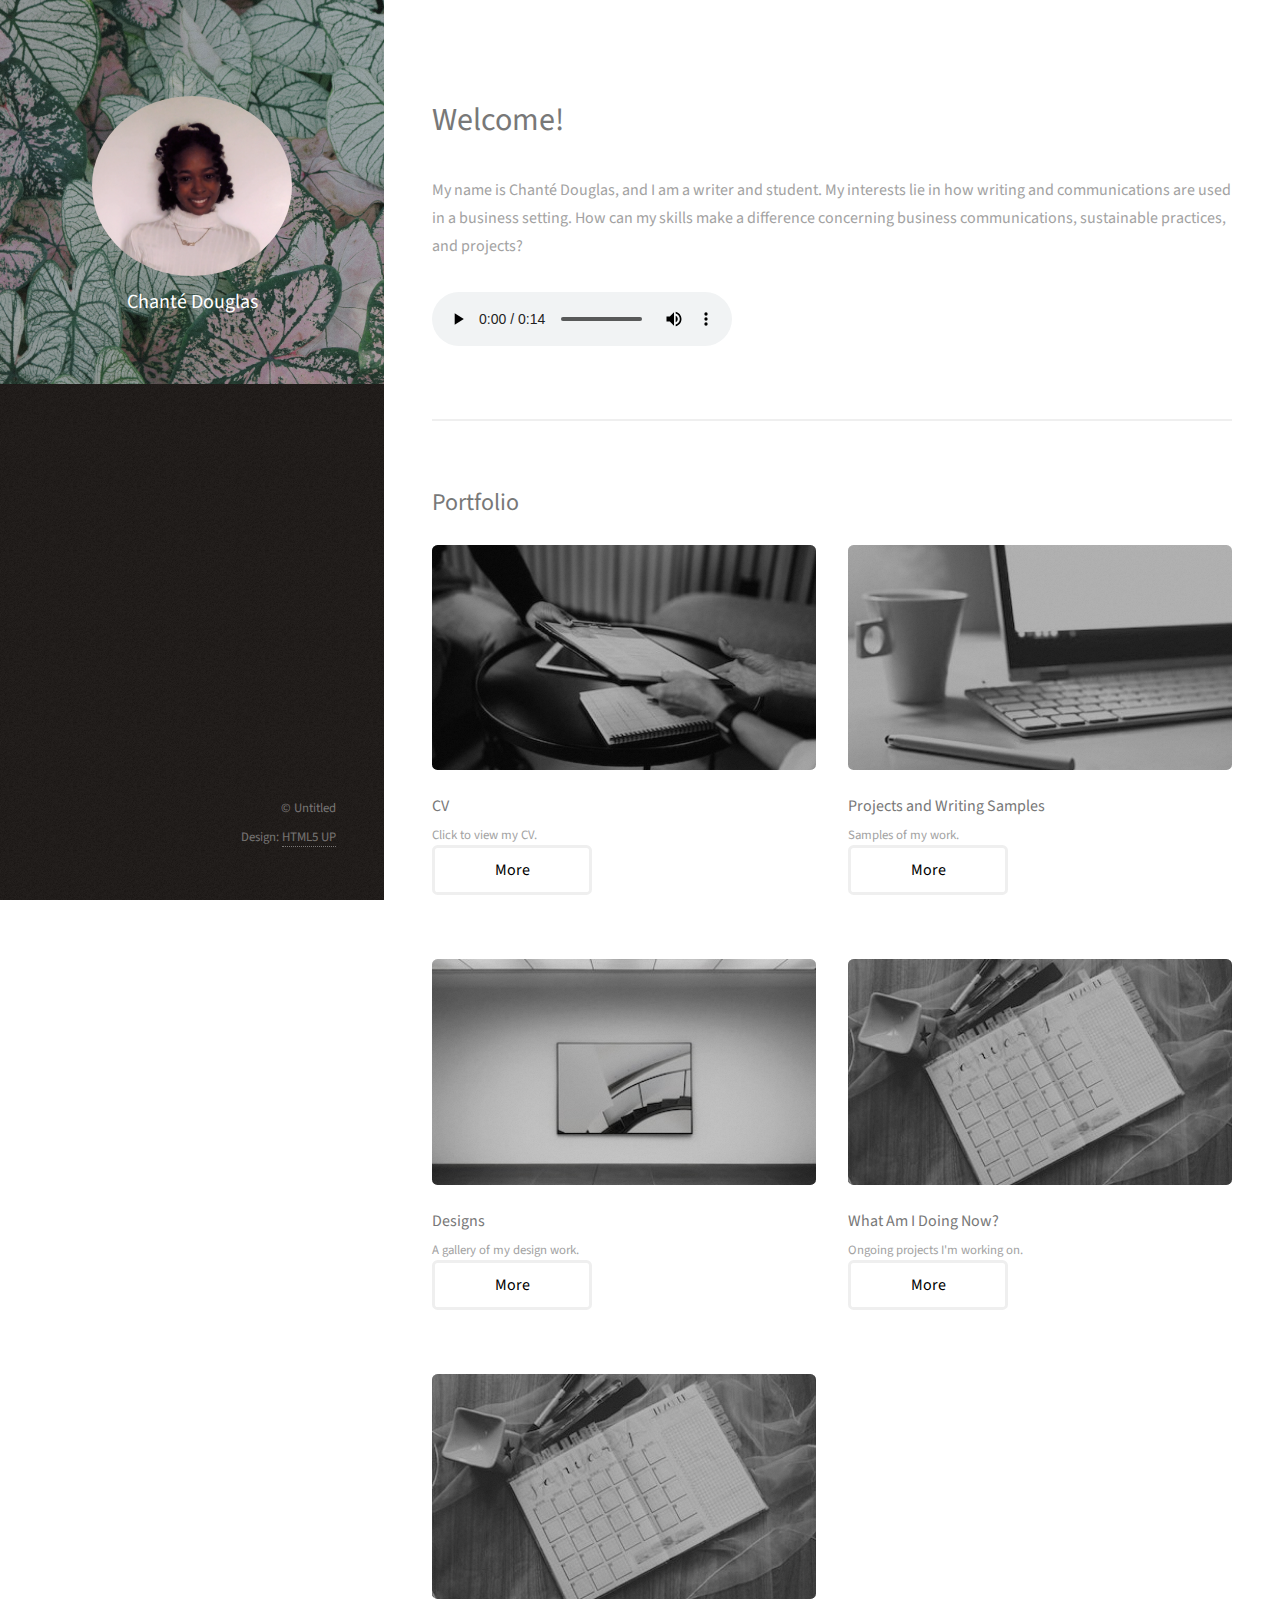
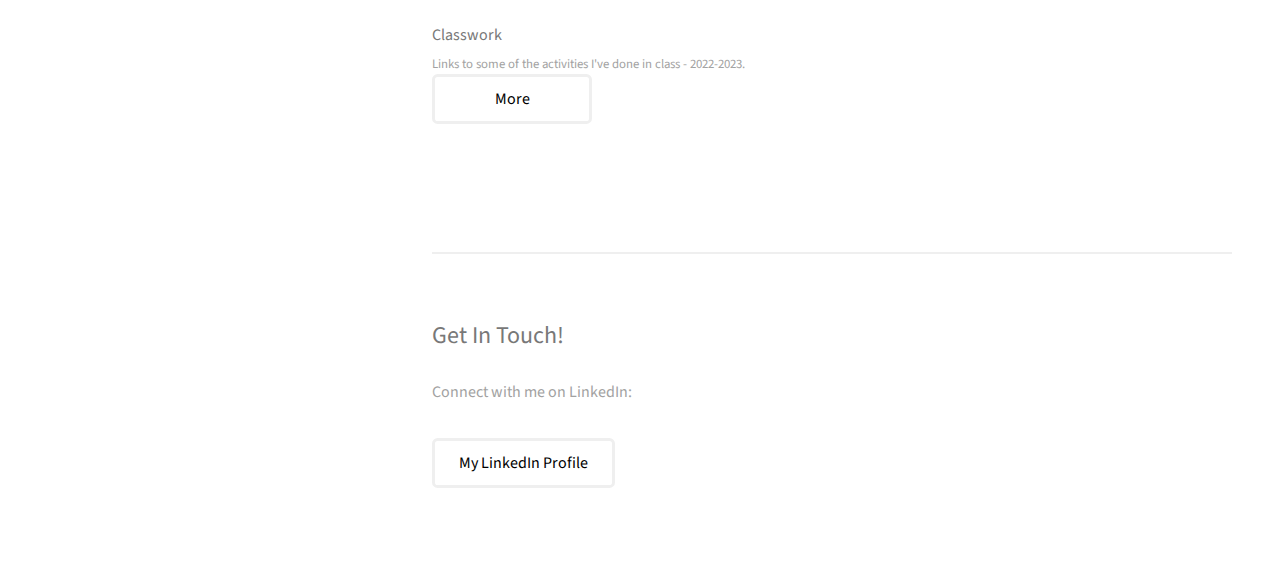
<file: index.html>
<!DOCTYPE HTML>
<!--
Chanté Dougas
html5up.net | @ajlkn
	Free for personal and commercial use under the CCA 3.0 license (html5up.net/license)
-->
<html>
	<head>
		<title>Chanté Douglas - HOME</title>
		<meta charset="utf-8" />
		<meta name="viewport" content="width=device-width, initial-scale=1, user-scalable=no" />
		<link rel="stylesheet" href="assets/css/main.css" />
        
        <style> img { border-radius: 50%; 
        }
            
            div.a {
  text-align: center;
}
        </style>
        
	</head>
	<body class="is-preload">

		<!-- Header -->
			<header id="header">
				<div class="inner">
                    
                    <div class="a">
                    <img src="images/me2.png" alt="me" width="220" height="180" style="width:200px">
                    </div>
                       
                    <div class="a">
                    <h1><strong>Chanté Douglas
                    </strong>
                    </h1>
                    </div>
                    
                
                    
                    <p></p>
				</div>
			</header>

		<!-- Main -->
			<div id="main">

				<!-- One -->
					<section id="one">
						<header class="major">
							<h2>Welcome!<br />
							</h2>
						</header>
						<p>
                            My name is Chanté Douglas, and I am a writer and student. My interests lie in how writing and communications are used in a business setting. How can my skills make a difference concerning business communications, sustainable practices, and projects?</p>
                        <audio controls>
                            <source src="intro.mp3" type="audio/ogg">
                            <source src="intro.mp3" type="audio/mpeg">
                        </audio>
						
					</section>

				<!-- Two -->
					<section id="two">
						<h2>Portfolio</h2>
						<div class="row">
							<article class="col-6 col-12-xsmall work-item">
								<a href="images/thumbs/resume.jpeg" class="image fit thumb"><img src="images/thumbs/resume.jpeg" alt="" /></a>
								<h3>CV</h3>
								<p>Click to view my CV.</p>
                                <ul class="actions">
							<li><a href="cv.html" target="_blank" class="button">More</a></li>
						</ul>
                                
							</article>
							<article class="col-6 col-12-xsmall work-item">
								<a href="images/thumbs/writings.jpeg" class="image fit thumb"><img src="images/thumbs/writings.jpeg" alt="" /></a>
								<h3>Projects and Writing Samples</h3>
                                <p>Samples of my work.</p>
                                <ul class="actions">
                                <li><a
                                href="writing.html"target="_blank"class="button">More</a></li>
                                </ul>
							</article>
                            
							<article class="col-6 col-12-xsmall work-item">
								<a href="images/thumbs/ds.jpg" class="image fit thumb"><img src="images/thumbs/ds.jpg" alt="" /></a>
								<h3>Designs</h3>
								<p>A gallery of my design work.</p>
                                <ul class="actions">
                                <li><a
                                href="designs.html"target="_blank"class="button">More</a></li>
                                </ul>
							</article>
                            
                            <article class="col-6 col-12-xsmall work-item">
								<a href="images/thumbs/schedule.jpeg" class="image fit thumb"><img src="images/thumbs/schedule.jpeg" alt="" /></a>
								<h3>What Am I Doing Now?</h3>
								<p>Ongoing projects I'm working on.<p>
                                <ul class="actions">
                                <li><a
                                href="doingnow.html"target="_blank"class="button">More</a></li>
                                </ul>
							</article>
                            
                            <article class="col-6 col-12-xsmall work-item">
								<a href="images/thumbs/schedule.jpeg" class="image fit thumb"><img src="images/thumbs/schedule.jpeg" alt="" /></a>
								<h3>Classwork</h3>
								<p>Links to some of the activities I've done in class - 2022-2023.<p>
                                <ul class="actions">
                                <li><a
                                href="class.html"target="_blank"class="button">More</a></li>
                                </ul>
							</article>
				
                            </section>
	
                            
						

				<!-- Three -->
					<section id="three">
						<h2>Get In Touch!</h2>
						<p>Connect with me on LinkedIn:</p>
                        <ul class="actions">
                                <li><a
                                href="https://www.linkedin.com/in/chante-douglas-a260871a3/"target="_blank"class="button">My LinkedIn Profile</a></li>
						
					</section>

				<!-- Four -->
				<!--
					<section id="four">
						<h2>Elements</h2>

						<section>
							<h4>Text</h4>
							<p>This is <b>bold</b> and this is <strong>strong</strong>. This is <i>italic</i> and this is <em>emphasized</em>.
							This is <sup>superscript</sup> text and this is <sub>subscript</sub> text.
							This is <u>underlined</u> and this is code: <code>for (;;) { ... }</code>. Finally, <a href="#">this is a link</a>.</p>
							<hr />
							<header>
								<h4>Heading with a Subtitle</h4>
								<p>Lorem ipsum dolor sit amet nullam id egestas urna aliquam</p>
							</header>
							<p>Nunc lacinia ante nunc ac lobortis. Interdum adipiscing gravida odio porttitor sem non mi integer non faucibus ornare mi ut ante amet placerat aliquet. Volutpat eu sed ante lacinia sapien lorem accumsan varius montes viverra nibh in adipiscing blandit tempus accumsan.</p>
							<header>
								<h5>Heading with a Subtitle</h5>
								<p>Lorem ipsum dolor sit amet nullam id egestas urna aliquam</p>
							</header>
							<p>Nunc lacinia ante nunc ac lobortis. Interdum adipiscing gravida odio porttitor sem non mi integer non faucibus ornare mi ut ante amet placerat aliquet. Volutpat eu sed ante lacinia sapien lorem accumsan varius montes viverra nibh in adipiscing blandit tempus accumsan.</p>
							<hr />
							<h2>Heading Level 2</h2>
							<h3>Heading Level 3</h3>
							<h4>Heading Level 4</h4>
							<h5>Heading Level 5</h5>
							<h6>Heading Level 6</h6>
							<hr />
							<h5>Blockquote</h5>
							<blockquote>Fringilla nisl. Donec accumsan interdum nisi, quis tincidunt felis sagittis eget tempus euismod. Vestibulum ante ipsum primis in faucibus vestibulum. Blandit adipiscing eu felis iaculis volutpat ac adipiscing accumsan faucibus. Vestibulum ante ipsum primis in faucibus lorem ipsum dolor sit amet nullam adipiscing eu felis.</blockquote>
							<h5>Preformatted</h5>
							<pre><code>i = 0;

while (!deck.isInOrder()) {
print 'Iteration ' + i;
deck.shuffle();
i++;
}

print 'It took ' + i + ' iterations to sort the deck.';</code></pre>
						</section>

						<section>
							<h4>Lists</h4>
							<div class="row">
								<div class="col-6 col-12-xsmall">
									<h5>Unordered</h5>
									<ul>
										<li>Dolor pulvinar etiam magna etiam.</li>
										<li>Sagittis adipiscing lorem eleifend.</li>
										<li>Felis enim feugiat dolore viverra.</li>
									</ul>
									<h5>Alternate</h5>
									<ul class="alt">
										<li>Dolor pulvinar etiam magna etiam.</li>
										<li>Sagittis adipiscing lorem eleifend.</li>
										<li>Felis enim feugiat dolore viverra.</li>
									</ul>
								</div>
								<div class="col-6 col-12-xsmall">
									<h5>Ordered</h5>
									<ol>
										<li>Dolor pulvinar etiam magna etiam.</li>
										<li>Etiam vel felis at lorem sed viverra.</li>
										<li>Felis enim feugiat dolore viverra.</li>
										<li>Dolor pulvinar etiam magna etiam.</li>
										<li>Etiam vel felis at lorem sed viverra.</li>
										<li>Felis enim feugiat dolore viverra.</li>
									</ol>
									<h5>Icons</h5>
									<ul class="icons">
										<li><a href="#" class="icon brands fa-twitter"><span class="label">Twitter</span></a></li>
										<li><a href="#" class="icon brands fa-facebook-f"><span class="label">Facebook</span></a></li>
										<li><a href="#" class="icon brands fa-instagram"><span class="label">Instagram</span></a></li>
										<li><a href="#" class="icon brands fa-github"><span class="label">Github</span></a></li>
										<li><a href="#" class="icon brands fa-dribbble"><span class="label">Dribbble</span></a></li>
										<li><a href="#" class="icon brands fa-tumblr"><span class="label">Tumblr</span></a></li>
									</ul>
								</div>
							</div>
							<h5>Actions</h5>
							<ul class="actions">
								<li><a href="#" class="button primary">Default</a></li>
								<li><a href="#" class="button">Default</a></li>
							</ul>
							<ul class="actions small">
								<li><a href="#" class="button primary small">Small</a></li>
								<li><a href="#" class="button small">Small</a></li>
							</ul>
							<div class="row">
								<div class="col-6 col-12-small">
									<ul class="actions stacked">
										<li><a href="#" class="button primary">Default</a></li>
										<li><a href="#" class="button">Default</a></li>
									</ul>
								</div>
								<div class="col-6 col-12-small">
									<ul class="actions stacked">
										<li><a href="#" class="button primary small">Small</a></li>
										<li><a href="#" class="button small">Small</a></li>
									</ul>
								</div>
								<div class="col-6 col-12-small">
									<ul class="actions stacked">
										<li><a href="#" class="button primary fit">Default</a></li>
										<li><a href="#" class="button fit">Default</a></li>
									</ul>
								</div>
								<div class="col-6 col-12-small">
									<ul class="actions stacked">
										<li><a href="#" class="button primary small fit">Small</a></li>
										<li><a href="#" class="button small fit">Small</a></li>
									</ul>
								</div>
							</div>
						</section>

						<section>
							<h4>Table</h4>
							<h5>Default</h5>
							<div class="table-wrapper">
								<table>
									<thead>
										<tr>
											<th>Name</th>
											<th>Description</th>
											<th>Price</th>
										</tr>
									</thead>
									<tbody>
										<tr>
											<td>Item One</td>
											<td>Ante turpis integer aliquet porttitor.</td>
											<td>29.99</td>
										</tr>
										<tr>
											<td>Item Two</td>
											<td>Vis ac commodo adipiscing arcu aliquet.</td>
											<td>19.99</td>
										</tr>
										<tr>
											<td>Item Three</td>
											<td> Morbi faucibus arcu accumsan lorem.</td>
											<td>29.99</td>
										</tr>
										<tr>
											<td>Item Four</td>
											<td>Vitae integer tempus condimentum.</td>
											<td>19.99</td>
										</tr>
										<tr>
											<td>Item Five</td>
											<td>Ante turpis integer aliquet porttitor.</td>
											<td>29.99</td>
										</tr>
									</tbody>
									<tfoot>
										<tr>
											<td colspan="2"></td>
											<td>100.00</td>
										</tr>
									</tfoot>
								</table>
							</div>

							<h5>Alternate</h5>
							<div class="table-wrapper">
								<table class="alt">
									<thead>
										<tr>
											<th>Name</th>
											<th>Description</th>
											<th>Price</th>
										</tr>
									</thead>
									<tbody>
										<tr>
											<td>Item One</td>
											<td>Ante turpis integer aliquet porttitor.</td>
											<td>29.99</td>
										</tr>
										<tr>
											<td>Item Two</td>
											<td>Vis ac commodo adipiscing arcu aliquet.</td>
											<td>19.99</td>
										</tr>
										<tr>
											<td>Item Three</td>
											<td> Morbi faucibus arcu accumsan lorem.</td>
											<td>29.99</td>
										</tr>
										<tr>
											<td>Item Four</td>
											<td>Vitae integer tempus condimentum.</td>
											<td>19.99</td>
										</tr>
										<tr>
											<td>Item Five</td>
											<td>Ante turpis integer aliquet porttitor.</td>
											<td>29.99</td>
										</tr>
									</tbody>
									<tfoot>
										<tr>
											<td colspan="2"></td>
											<td>100.00</td>
										</tr>
									</tfoot>
								</table>
							</div>
						</section>

						<section>
							<h4>Buttons</h4>
							<ul class="actions">
								<li><a href="#" class="button primary">Primary</a></li>
								<li><a href="#" class="button">Default</a></li>
							</ul>
							<ul class="actions">
								<li><a href="#" class="button large">Large</a></li>
								<li><a href="#" class="button">Default</a></li>
								<li><a href="#" class="button small">Small</a></li>
							</ul>
							<ul class="actions fit">
								<li><a href="#" class="button primary fit">Fit</a></li>
								<li><a href="#" class="button fit">Fit</a></li>
							</ul>
							<ul class="actions fit small">
								<li><a href="#" class="button primary fit small">Fit + Small</a></li>
								<li><a href="#" class="button fit small">Fit + Small</a></li>
							</ul>
							<ul class="actions">
								<li><a href="#" class="button primary icon solid fa-download">Icon</a></li>
								<li><a href="#" class="button icon solid fa-download">Icon</a></li>
							</ul>
							<ul class="actions">
								<li><span class="button primary disabled">Primary</span></li>
								<li><span class="button disabled">Default</span></li>
							</ul>
						</section>

						<section>
							<h4>Form</h4>
							<form method="post" action="#">
								<div class="row gtr-uniform gtr-50">
									<div class="col-6 col-12-xsmall">
										<input type="text" name="demo-name" id="demo-name" value="" placeholder="Name" />
									</div>
									<div class="col-6 col-12-xsmall">
										<input type="email" name="demo-email" id="demo-email" value="" placeholder="Email" />
									</div>
									<div class="col-12">
										<select name="demo-category" id="demo-category">
											<option value="">- Category -</option>
											<option value="1">Manufacturing</option>
											<option value="1">Shipping</option>
											<option value="1">Administration</option>
											<option value="1">Human Resources</option>
										</select>
									</div>
									<div class="col-4 col-12-small">
										<input type="radio" id="demo-priority-low" name="demo-priority" checked>
										<label for="demo-priority-low">Low Priority</label>
									</div>
									<div class="col-4 col-12-small">
										<input type="radio" id="demo-priority-normal" name="demo-priority">
										<label for="demo-priority-normal">Normal Priority</label>
									</div>
									<div class="col-4 col-12-small">
										<input type="radio" id="demo-priority-high" name="demo-priority">
										<label for="demo-priority-high">High Priority</label>
									</div>
									<div class="col-6 col-12-small">
										<input type="checkbox" id="demo-copy" name="demo-copy">
										<label for="demo-copy">Email me a copy of this message</label>
									</div>
									<div class="col-6 col-12-small">
										<input type="checkbox" id="demo-human" name="demo-human" checked>
										<label for="demo-human">I am a human and not a robot</label>
									</div>
									<div class="col-12">
										<textarea name="demo-message" id="demo-message" placeholder="Enter your message" rows="6"></textarea>
									</div>
									<div class="col-12">
										<ul class="actions">
											<li><input type="submit" value="Send Message" class="primary" /></li>
											<li><input type="reset" value="Reset" /></li>
										</ul>
									</div>
								</div>
							</form>
						</section>

						<section>
							<h4>Image</h4>
							<h5>Fit</h5>
							<div class="box alt">
								<div class="row gtr-50 gtr-uniform">
									<div class="col-12"><span class="image fit"><img src="images/fulls/05.jpg" alt="" /></span></div>
									<div class="col-4"><span class="image fit"><img src="images/thumbs/01.jpg" alt="" /></span></div>
									<div class="col-4"><span class="image fit"><img src="images/thumbs/02.jpg" alt="" /></span></div>
									<div class="col-4"><span class="image fit"><img src="images/thumbs/03.jpg" alt="" /></span></div>
									<div class="col-4"><span class="image fit"><img src="images/thumbs/04.jpg" alt="" /></span></div>
									<div class="col-4"><span class="image fit"><img src="images/thumbs/05.jpg" alt="" /></span></div>
									<div class="col-4"><span class="image fit"><img src="images/thumbs/06.jpg" alt="" /></span></div>
									<div class="col-4"><span class="image fit"><img src="images/thumbs/03.jpg" alt="" /></span></div>
									<div class="col-4"><span class="image fit"><img src="images/thumbs/02.jpg" alt="" /></span></div>
									<div class="col-4"><span class="image fit"><img src="images/thumbs/01.jpg" alt="" /></span></div>
								</div>
							</div>
							<h5>Left &amp; Right</h5>
							<p><span class="image left"><img src="images/avatar.jpg" alt="" /></span>Fringilla nisl. Donec accumsan interdum nisi, quis tincidunt felis sagittis eget. tempus euismod. Vestibulum ante ipsum primis in faucibus vestibulum. Blandit adipiscing eu felis iaculis volutpat ac adipiscing accumsan eu faucibus. Integer ac pellentesque praesent tincidunt felis sagittis eget. tempus euismod. Vestibulum ante ipsum primis in faucibus vestibulum. Blandit adipiscing eu felis iaculis volutpat ac adipiscing accumsan eu faucibus. Integer ac pellentesque praesent. Donec accumsan interdum nisi, quis tincidunt felis sagittis eget. tempus euismod. Vestibulum ante ipsum primis in faucibus vestibulum. Blandit adipiscing eu felis iaculis volutpat ac adipiscing accumsan eu faucibus. Integer ac pellentesque praesent tincidunt felis sagittis eget. tempus euismod. Vestibulum ante ipsum primis in faucibus vestibulum. Blandit adipiscing eu felis iaculis volutpat ac adipiscing accumsan eu faucibus. Integer ac pellentesque praesent.</p>
							<p><span class="image right"><img src="images/avatar.jpg" alt="" /></span>Fringilla nisl. Donec accumsan interdum nisi, quis tincidunt felis sagittis eget. tempus euismod. Vestibulum ante ipsum primis in faucibus vestibulum. Blandit adipiscing eu felis iaculis volutpat ac adipiscing accumsan eu faucibus. Integer ac pellentesque praesent tincidunt felis sagittis eget. tempus euismod. Vestibulum ante ipsum primis in faucibus vestibulum. Blandit adipiscing eu felis iaculis volutpat ac adipiscing accumsan eu faucibus. Integer ac pellentesque praesent. Donec accumsan interdum nisi, quis tincidunt felis sagittis eget. tempus euismod. Vestibulum ante ipsum primis in faucibus vestibulum. Blandit adipiscing eu felis iaculis volutpat ac adipiscing accumsan eu faucibus. Integer ac pellentesque praesent tincidunt felis sagittis eget. tempus euismod. Vestibulum ante ipsum primis in faucibus vestibulum. Blandit adipiscing eu felis iaculis volutpat ac adipiscing accumsan eu faucibus. Integer ac pellentesque praesent.</p>
						</section>

					</section>
				-->

			</div>

		<!-- Footer -->
			<footer id="footer">
				<div class="inner">
					
					<ul class="copyright">
						<li>&copy; Untitled</li><li>Design: <a href="http://html5up.net">HTML5 UP</a></li>
					</ul>
				</div>
			</footer>

		<!-- Scripts -->
			<script src="assets/js/jquery.min.js"></script>
			<script src="assets/js/jquery.poptrox.min.js"></script>
			<script src="assets/js/browser.min.js"></script>
			<script src="assets/js/breakpoints.min.js"></script>
			<script src="assets/js/util.js"></script>
			<script src="assets/js/main.js"></script>

	</body>
</html>
</file>
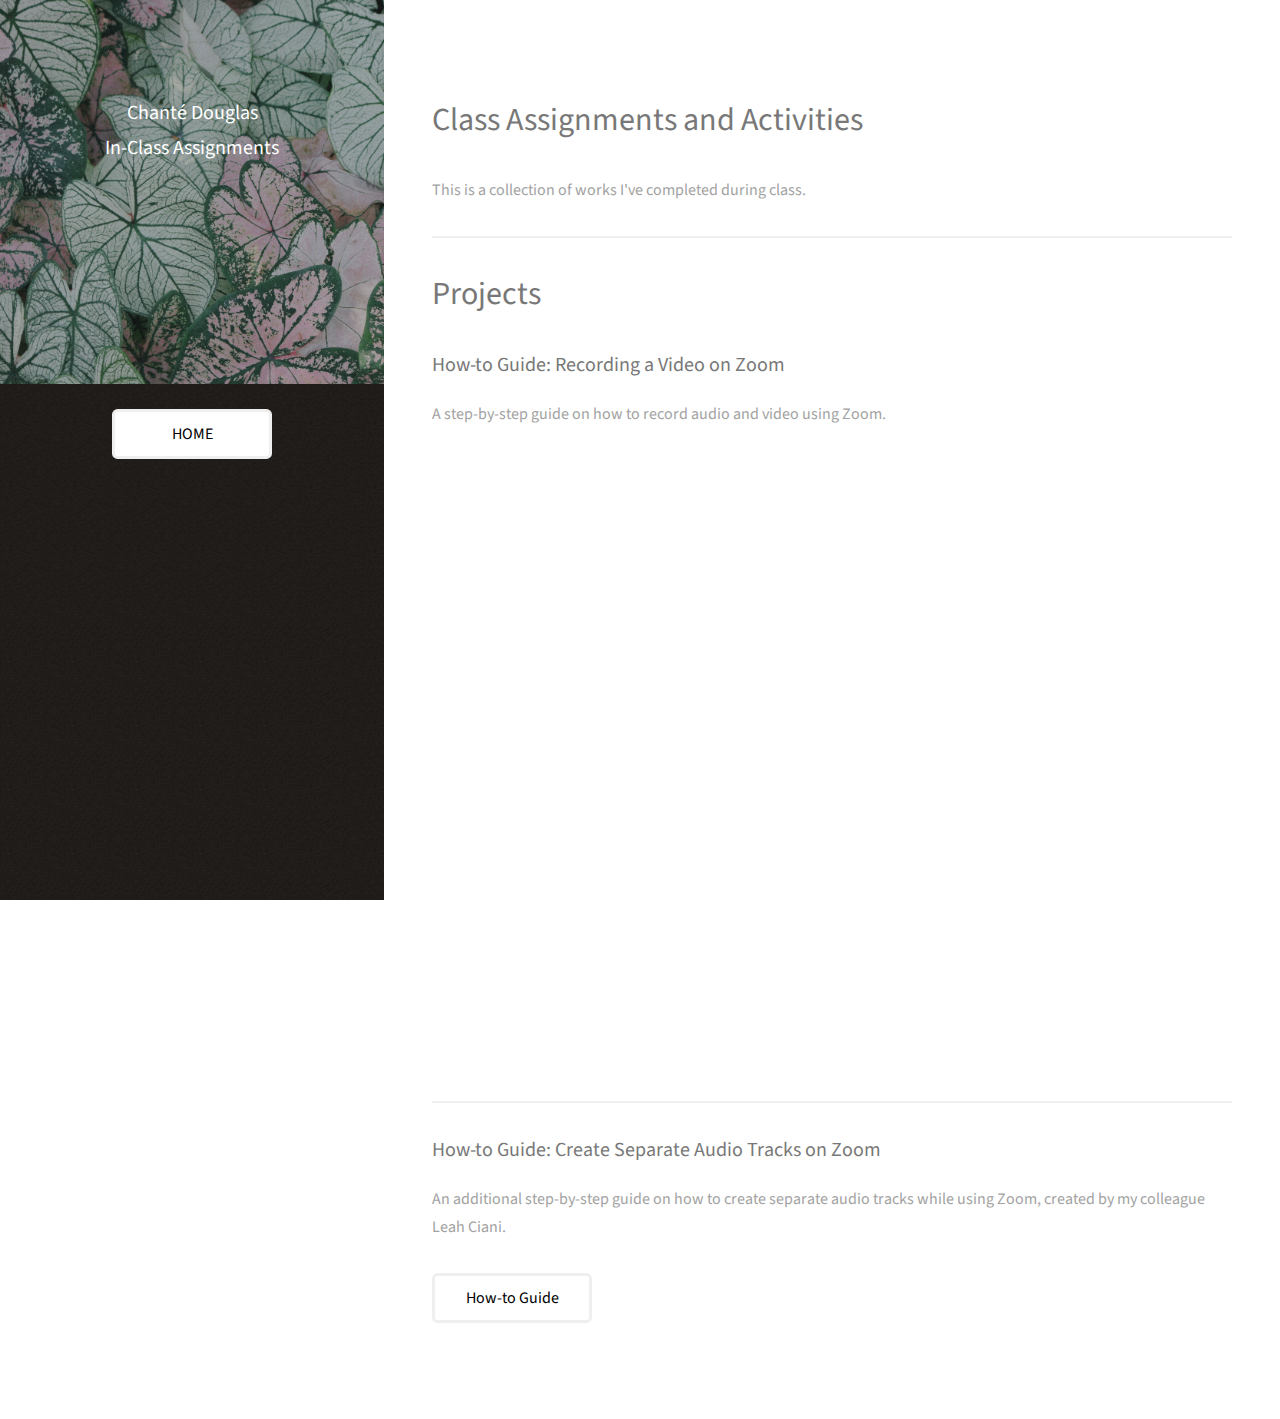
<file: class.html>
<!DOCTYPE HTML>
<!--
Chanté Dougas
html5up.net | @ajlkn
	Free for personal and commercial use under the CCA 3.0 license (html5up.net/license)
-->
<html>
	<head>
		<title>Classwork</title>
		<meta charset="utf-8" />
		<meta name="viewport" content="width=device-width, initial-scale=1, user-scalable=no" />
		<link rel="stylesheet" href="assets/css/main.css" />
        
        <style> img { border-radius: 50%; 
        }
            
            div.a {
  text-align: center;
}
            
             .center {
  margin: 0;
  position: absolute;
  top: 50%;
  left: 50%;
  -ms-transform: translate(-50%, -50%);
  transform: translate(-50%, -50%);   
            
        </style>
        
	</head>
	<body class="is-preload">

		<!-- Header -->
			<header id="header">
				<div class="inner">
                    
                    
                       
                    <div class="a">
                    <h1><strong>Chanté Douglas
                    </strong>
                    </h1>
                    <h1><strong>In-Class Assignments
                    </strong>
                    </h1>
                    
                    </div>
                
                    <div class="center">
                    <ul class="actions">
							<li><a href="index.html" class="button">HOME</a></li>
                        </ul>  
                    </div>
                    <p></p>
				</div>
			</header>

		<!-- Main -->
			<div id="main">

				<!-- One -->
					<section id="one">
						<header class="major">
							<h1>Class Assignments and Activities<br />
							</h1>
						</header>
						<p>
                            This is a collection of works I've completed during class. 
                        </p>
                        <hr class="solid">
                        
                        <h1>Projects</h1>
                        <h3>How-to Guide: Recording a Video on Zoom</h3>
                        <p>A step-by-step guide on how to record audio and video using Zoom.</p>
                         <iframe src="images/howto.pdf" width="100%" height="600px"></iframe>
                        <hr class="solid">
                        
                        <h3>How-to Guide: Create Separate Audio Tracks on Zoom</h3>
                        <p>An additional step-by-step guide on how to create separate audio tracks while using Zoom, created by my colleague Leah Ciani.</p>
                        <ul class="actions">
                                <li><a
                                href="https://sites.google.com/view/how2audio/home?pli=1"target="_blank"class="button">How-to Guide</a></li>
                        
                        <hr class="solid">
</file>
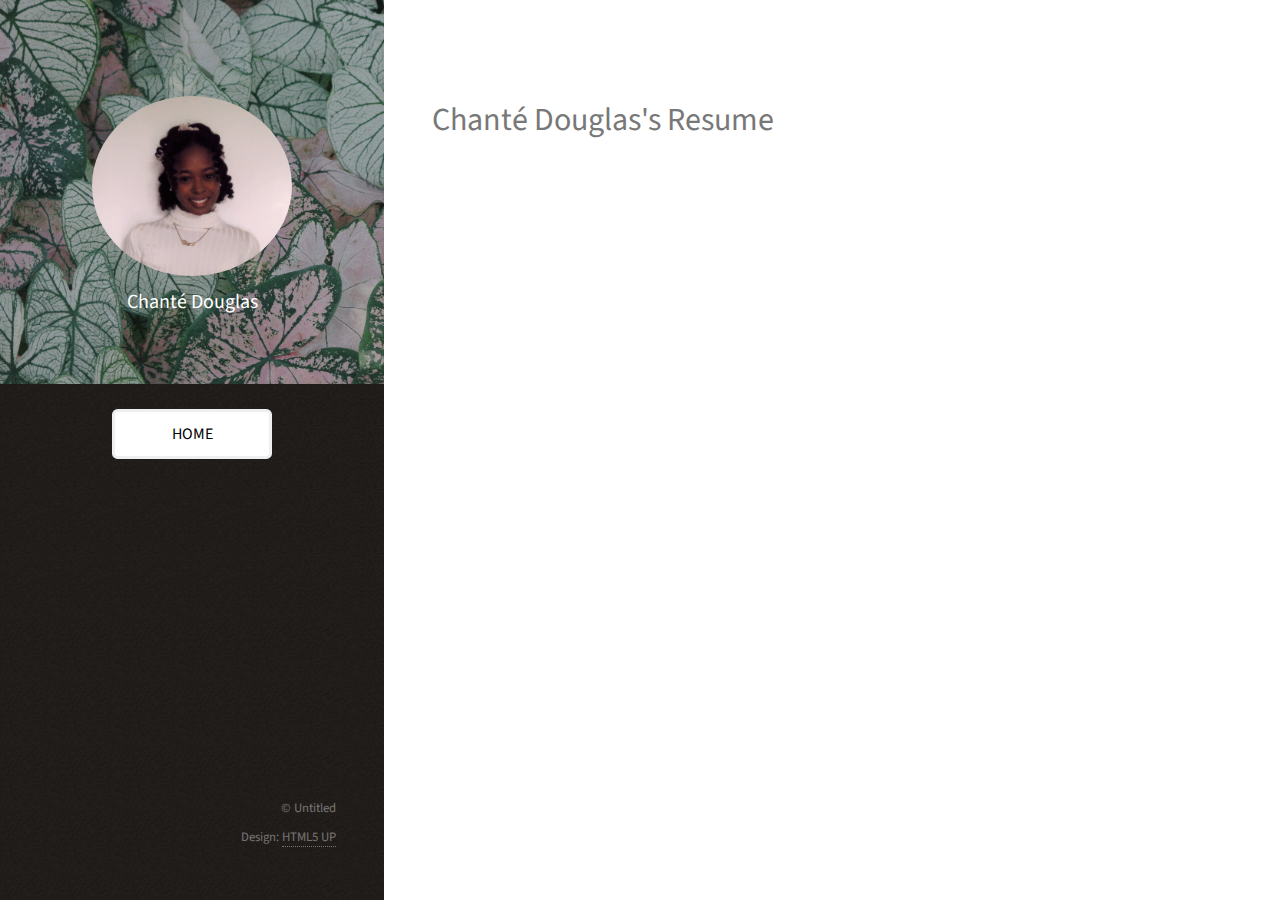
<file: cv.html>
<!DOCTYPE HTML>
<!--
Chanté Dougas
html5up.net | @ajlkn
	Free for personal and commercial use under the CCA 3.0 license (html5up.net/license)
-->
<html>
	<head>
		<title>Resume</title>
		<meta charset="utf-8" />
		<meta name="viewport" content="width=device-width, initial-scale=1, user-scalable=no" />
		<link rel="stylesheet" href="assets/css/main.css" />
        
        <style> img { border-radius: 50%; 
        }
            
            div.a {
  text-align: center;
}
            
             .center {
  margin: 0;
  position: absolute;
  top: 50%;
  left: 50%;
  -ms-transform: translate(-50%, -50%);
  transform: translate(-50%, -50%);   
            
        </style>
        
	</head>
	<body class="is-preload">

		<!-- Header -->
			<header id="header">
				<div class="inner">
                    
                    <div class="a">
                    <img src="images/me2.png" alt="me" width="220" height="180" style="width:200px">
                    </div>
                       
                    <div class="a">
                    <h1><strong>Chanté Douglas
                    </strong>
                    </h1>
                    </div>
                
                    <div class="center">
                    <ul class="actions">
							<li><a href="index.html" class="button">HOME</a></li>
                        </ul>  
                    </div>
                    <p></p>
				</div>
			</header>

		<!-- Main -->
			<div id="main">

				<!-- One -->
					<section id="one">
						<header class="major">
							<h1>Chanté Douglas's Resume<br />
							</h1>
						</header>
                        

   <iframe src="images/CDResume.pdf" width="100%" height="600px"></iframe>
                        
                        
                        
                        
                        
                        
                        
<!-- Footer -->
			<footer id="footer">
				<div class="inner">
					
					<ul class="copyright">
						<li>&copy; Untitled</li><li>Design: <a href="http://html5up.net">HTML5 UP</a></li>
					</ul>
				</div>
			</footer>

		<!-- Scripts -->
			<script src="assets/js/jquery.min.js"></script>
			<script src="assets/js/jquery.poptrox.min.js"></script>
			<script src="assets/js/browser.min.js"></script>
			<script src="assets/js/breakpoints.min.js"></script>
			<script src="assets/js/util.js"></script>
			<script src="assets/js/main.js"></script>
</file>
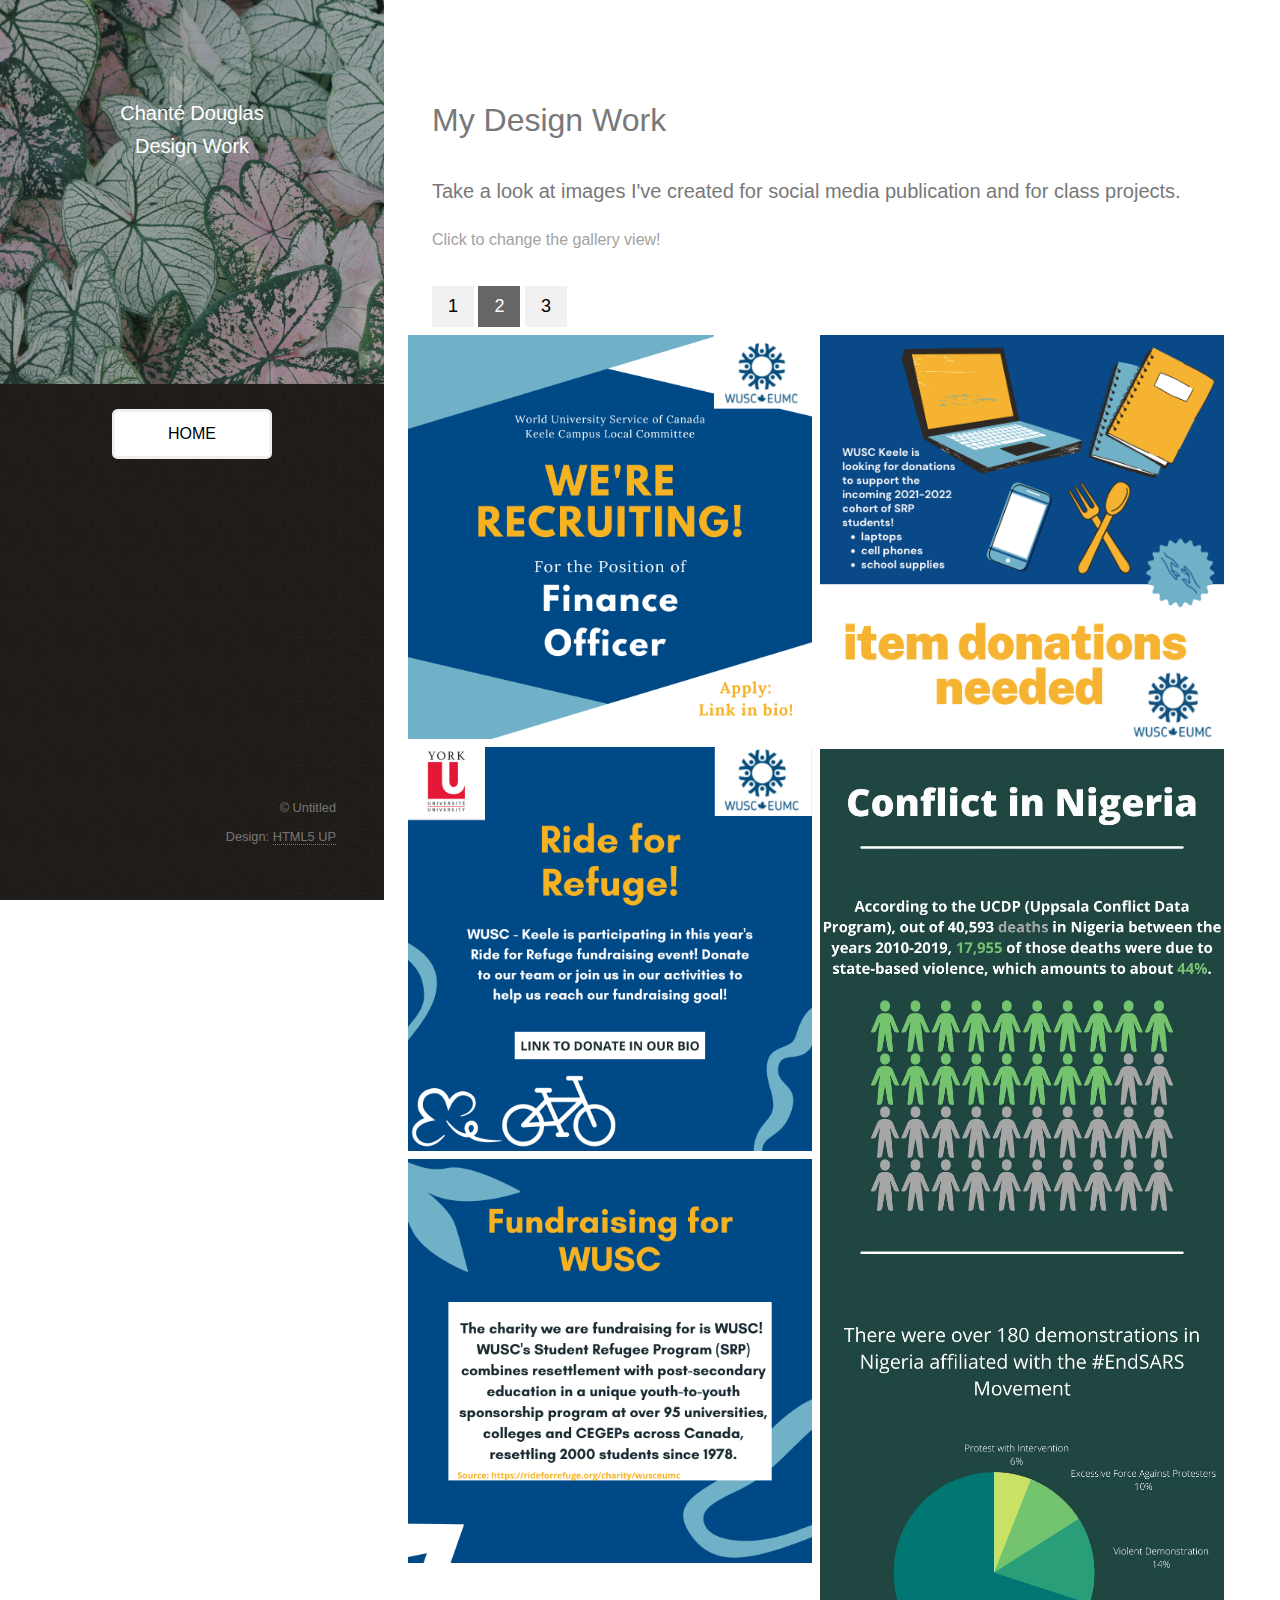
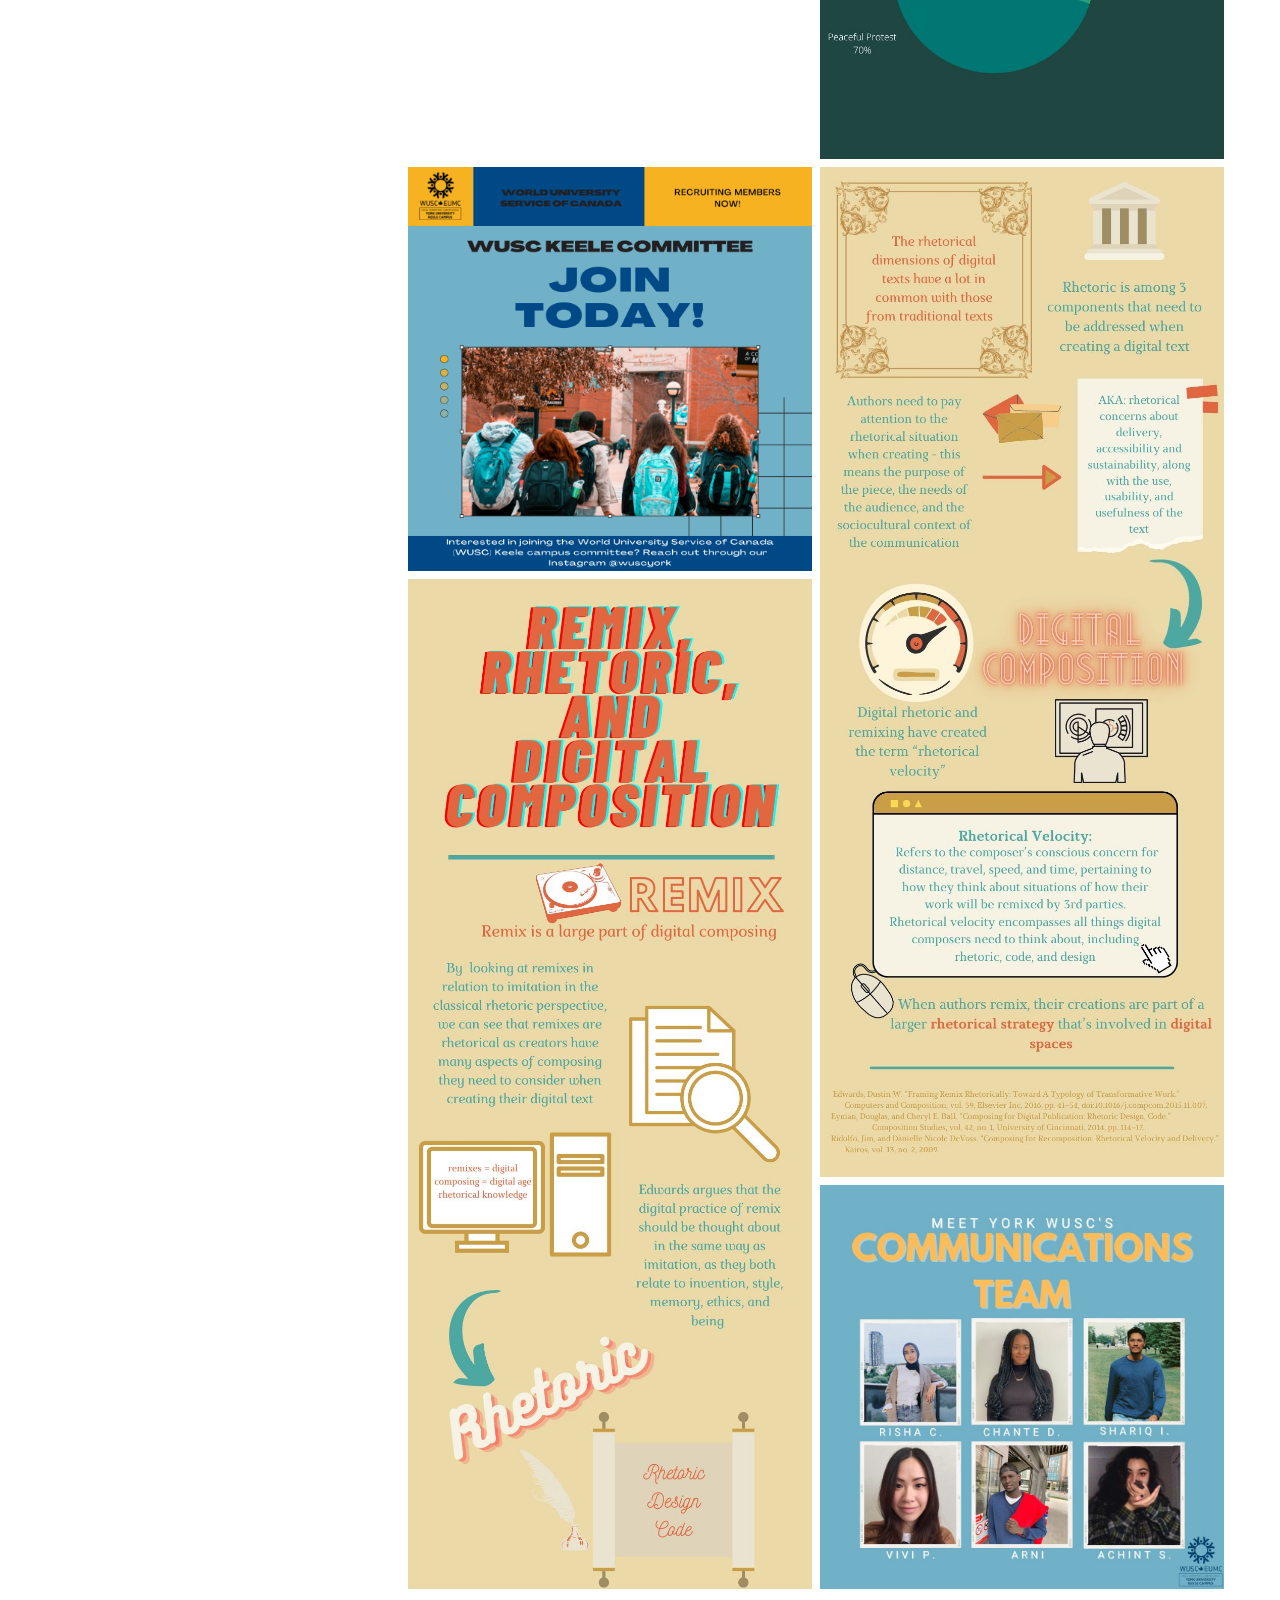
<file: designs.html>
<!DOCTYPE HTML>
<!--
Chanté Dougas
html5up.net | @ajlkn
	Free for personal and commercial use under the CCA 3.0 license (html5up.net/license)
-->
<html>
<meta name="viewport" content="width=device-width, initial-scale=1.0">
	<head>
		<title>Design Work</title>
		<meta charset="utf-8" />
		<meta name="viewport" content="width=device-width, initial-scale=1, user-scalable=no" />
		<link rel="stylesheet" href="assets/css/main.css" />
        
        <style> 
            * {
  box-sizing: border-box;
}

body {
  margin: 0;
  font-family: Arial, Helvetica, sans-serif;
}

.header {
  text-align: center;
  padding: 32px;
}

.row {
  display: -ms-flexbox; /* IE 10 */
  display: flex;
  -ms-flex-wrap: wrap; /* IE 10 */
  flex-wrap: wrap;
  padding: 0 4px;
}

/* Create two equal columns that sits next to each other */
.column {
  -ms-flex: 50%; /* IE 10 */
  flex: 50%;
  padding: 0 4px;
}

.column img {
  margin-top: 8px;
  vertical-align: middle;
}

/* Style the buttons */
.btn {
  border: none;
  outline: none;
  padding: 10px 16px;
  background-color: #f1f1f1;
  cursor: pointer;
  font-size: 18px;
}

.btn:hover {
  background-color: #ddd;
}

.btn.active {
  background-color: #666;
  color: white;
}
            
            div.a {
  text-align: center;
}
            
            div.b {
                text-align: right;
            }
            
            div.c {
                text-align: inherit
            }
            
             .align-right {
        text-align: right;
            }
                 
        .vertical-center {
  margin: 0;
  position: absolute;
  top: 50%;
  -ms-transform: translateY(-50%);
  transform: translateY(-50%);
} 
                 
      .center {
  margin: 0;
  position: absolute;
  top: 50%;
  left: 50%;
  -ms-transform: translate(-50%, -50%);
  transform: translate(-50%, -50%);           
                 
                 
        </style>
        
	</head>
	<body class="is-preload">

		<!-- Header -->
			<header id="header">
				<div class="inner">
                    
                       
                    <div class="a">
                    <h1><strong>Chanté Douglas
                    </strong>
                    </h1>
                        
                        <h3>Design Work </h3>
                    </div>
                
                    <div class="center">
                    <ul class="actions">
							<li><a href="index.html" class="button">HOME</a></li>
                        </ul>  
                    </div>
                        
				</div>
			</header>

		<!-- Main -->
			<div id="main">

				<!-- One -->
					<section id="one">
						<header class="major">
							<h1>My Design Work<br />
							</h1>
						</header>
						<h3>Take a look at images I've created for social media publication and for class projects.</h3>
                        
  <p>Click to change the gallery view!</p>
<button class="btn" onclick="four()">1</button>
<button class="btn active" onclick="two()">2</button>
<button class="btn" onclick="one()">3</button>
    
                        
<!-- Photo Grid -->
<div class="row"> 
  <div class="column">
    <img src="images/finance.png" style="width:100%">
    <img src="images/rfr1.png" style="width:100%">
    <img src="images/rfr2.png" style="width:100%">
  </div>
    
  <div class="column">
    <img src="images/donations.png" style="width:100%">
    <img src="images/nigeria.jpeg" style="width:100%">
  </div>  
    
  <div class="column">
    <img src="images/join.png" style="width:100%">
    <img src="images/remix1.jpeg" style="width:100%">
    
  </div>
    
  <div class="column">
    <img src="images/remix2.jpeg" style="width:100%">
    <img src="images/mtt.jpeg" style="width:100%">

  </div>
</div>

<script>
// Get the elements with class="column"
var elements = document.getElementsByClassName("column");

// Declare a loop variable
var i;

// Full-width images
function one() {
    for (i = 0; i < elements.length; i++) {
    elements[i].style.msFlex = "100%";  // IE10
    elements[i].style.flex = "100%";
  }
}

// Two images side by side
function two() {
  for (i = 0; i < elements.length; i++) {
    elements[i].style.msFlex = "50%";  // IE10
    elements[i].style.flex = "50%";
  }
}

// Four images side by side
function four() {
  for (i = 0; i < elements.length; i++) {
    elements[i].style.msFlex = "25%";  // IE10
    elements[i].style.flex = "25%";
  }
}

// Add active class to the current button (highlight it)
var header = document.getElementById("myHeader");
var btns = header.getElementsByClassName("btn");
for (var i = 0; i < btns.length; i++) {
  btns[i].addEventListener("click", function() {
    var current = document.getElementsByClassName("active");
    current[0].className = current[0].className.replace(" active", "");
    this.className += " active";
  });
}
</script>
                
                         
                        
					</section>
        </div>
       
        
        
<!-- Footer -->
			<footer id="footer">
				<div class="inner">
                  
                    
					
					<ul class="copyright">
						<li>&copy; Untitled</li><li>Design: <a href="http://html5up.net">HTML5 UP</a></li>
                </ul>                
                
                </div>
			</footer>

		<!-- Scripts -->
			<script src="assets/js/jquery.min.js"></script>
			<script src="assets/js/jquery.poptrox.min.js"></script>
			<script src="assets/js/browser.min.js"></script>
			<script src="assets/js/breakpoints.min.js"></script>
			<script src="assets/js/util.js"></script>
			<script src="assets/js/main.js"></script>
</file>
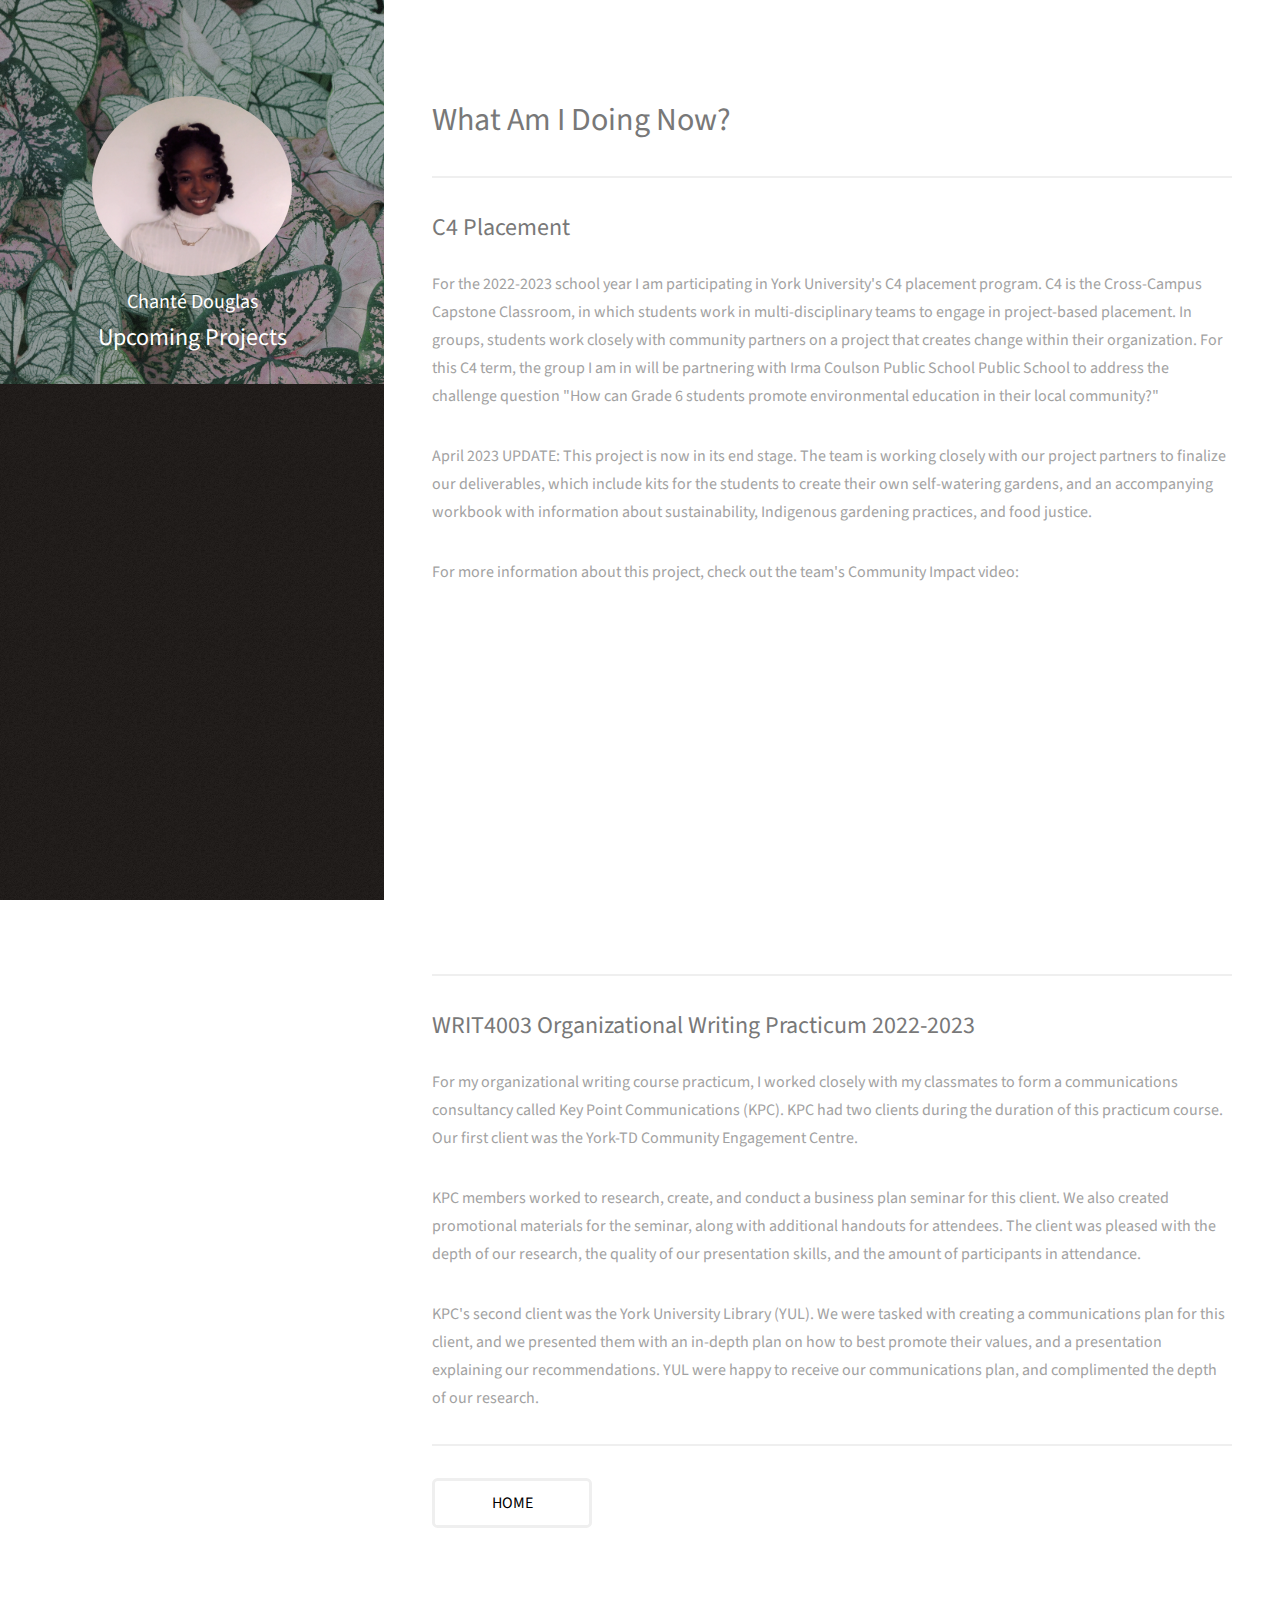
<file: doingnow.html>
<!DOCTYPE HTML>
<!--
Chanté Dougas
html5up.net | @ajlkn
	Free for personal and commercial use under the CCA 3.0 license (html5up.net/license)
-->
<html>
	<head>
		<title>What Am I Doing Now?</title>
		<meta charset="utf-8" />
		<meta name="viewport" content="width=device-width, initial-scale=1, user-scalable=no" />
		<link rel="stylesheet" href="assets/css/main.css" />

        <style> img { border-radius: 50%; 
        }

            div.a {
  text-align: center;
}
        </style>

	</head>
	<body class="is-preload">

		<!-- Header -->
			<header id="header">
				<div class="inner">

                    <div class="a">
                    <img src="images/me2.png" alt="me" width="220" height="180" style="width:200px">
                    </div>

                    <div class="a">
                    <h1><strong>Chanté Douglas
                    </strong>
                    </h1>
                        <h2>Upcoming Projects</h2>
                    </div>


                    <p></p>
				</div>
			</header>

		<!-- Main -->
			<div id="main">

				<!-- One -->
					<section id="one">
						<header class="major">
							<h2>What Am I Doing Now?<br />
							</h2>
						</header>
						<p>
                        </p>
                        <hr class="solid">

                        <h2>C4 Placement</h2>
                        <p>For the 2022-2023 school year I am participating in York University's C4 placement program. C4 is the Cross-Campus Capstone Classroom, in which students work in multi-disciplinary teams to engage in project-based placement. In groups, students work closely with community partners on a project that creates change within their organization. For this C4 term, the group I am in will be partnering with Irma Coulson Public School Public School to address the challenge question "How can Grade 6 students promote environmental education in their local community?"</p>

                        <p> April 2023 UPDATE: This project is now in its end stage. The team is working closely with our project partners to finalize our deliverables, which include kits for the students to create their own self-watering gardens, and an accompanying workbook with information about sustainability, Indigenous gardening practices, and food justice. </p>
                        
                        <p>For more information about this project, check out the team's Community Impact video:</p>
                        
                        <iframe width="560" height="315" src="https://www.youtube.com/embed/GpzUkYvDaZI" title="YouTube video player" frameborder="0" allow="accelerometer; autoplay; clipboard-write; encrypted-media; gyroscope; picture-in-picture; web-share" allowfullscreen></iframe> 
                        
                
                        <hr class="solid">



                        <h2>WRIT4003 Organizational Writing Practicum 2022-2023</h2>

                        <p>For my organizational writing course practicum, I worked closely with my classmates to form a communications consultancy called Key Point Communications (KPC). KPC had two clients during the duration of this practicum course. Our first client was the York-TD Community Engagement Centre.</p>

                        <p>KPC members worked to research, create, and conduct a business plan seminar for this client. We also created promotional materials for the seminar, along with additional handouts for attendees. The client was pleased with the depth of our research, the quality of our presentation skills, and the amount of participants in attendance.</p>
                        
                        <p>KPC's second client was the York University Library (YUL). We were tasked with creating a communications plan for this client, and we presented them with an in-depth plan on how to best promote their values, and a presentation explaining our recommendations. YUL were happy to receive our communications plan, and complimented the depth of our research.</p>
                        
                        <hr class="solid">

                        <div class="center">
                    <ul class="actions">
							<li><a href="index.html" class="button">HOME</a></li>
                        </ul>  
                    </div>

					</section>
</file>
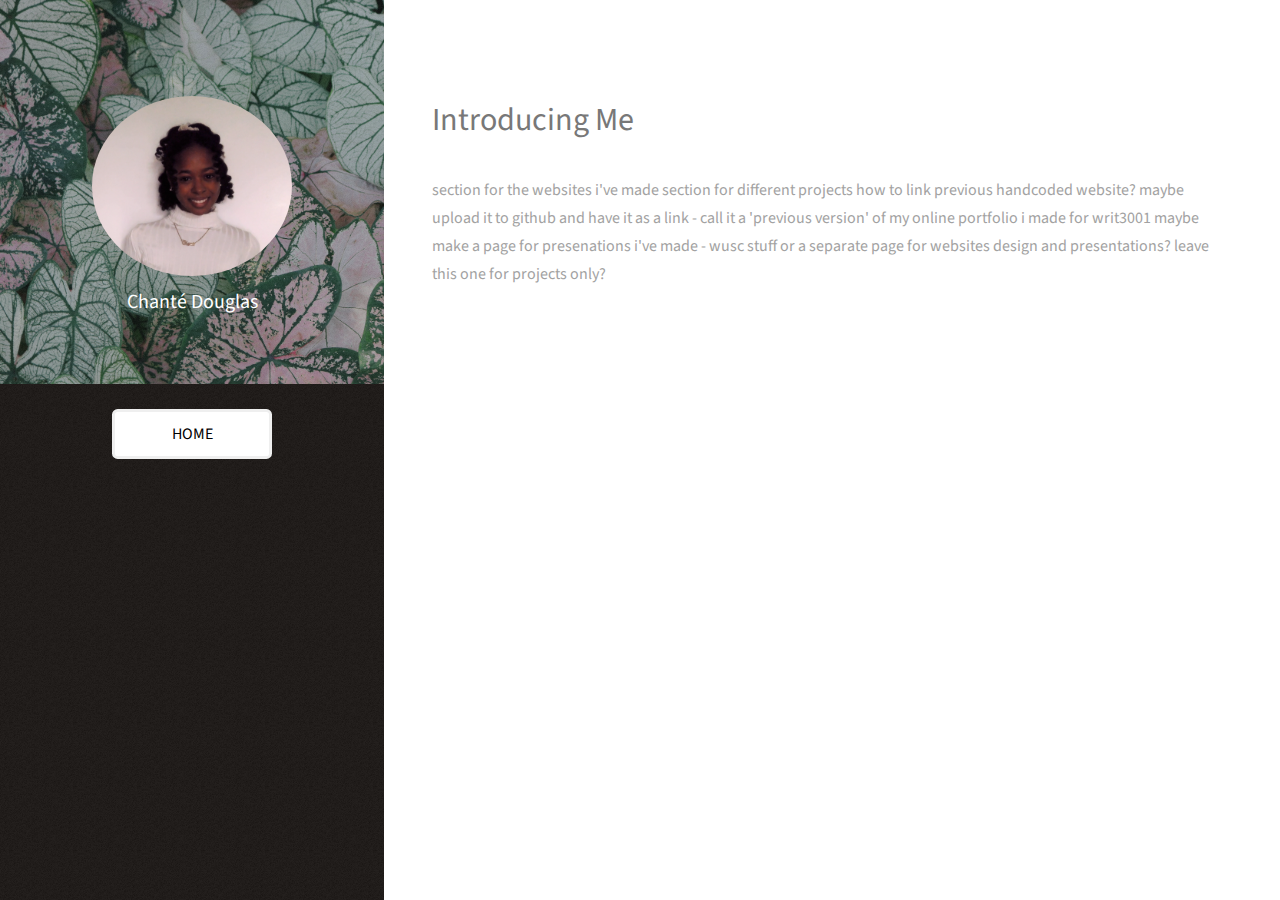
<file: projects.html>
<!DOCTYPE HTML>
<!--
Chanté Dougas
html5up.net | @ajlkn
	Free for personal and commercial use under the CCA 3.0 license (html5up.net/license)
-->
<html>
	<head>
		<title>Chanté Douglas - HOME</title>
		<meta charset="utf-8" />
		<meta name="viewport" content="width=device-width, initial-scale=1, user-scalable=no" />
		<link rel="stylesheet" href="assets/css/main.css" />
        
        <style> img { border-radius: 50%; 
        }
            
            div.a {
  text-align: center;
}
             .center {
  margin: 0;
  position: absolute;
  top: 50%;
  left: 50%;
  -ms-transform: translate(-50%, -50%);
  transform: translate(-50%, -50%);   
            
            
            
        </style>
        
	</head>
	<body class="is-preload">

		<!-- Header -->
			<header id="header">
				<div class="inner">
                    
                    <div class="a">
                    <img src="images/me2.png" alt="me" width="220" height="180" style="width:200px">
                    </div>
                       
                    <div class="a">
                    <h1><strong>Chanté Douglas
                    </strong>
                    </h1>
                    </div>
                
                    <div class="center">
                    <ul class="actions">
							<li><a href="index.html" class="button">HOME</a></li>
                        </ul>  
                    </div>
                    <p></p>
				</div>
			</header>

		<!-- Main -->
			<div id="main">

				<!-- One -->
					<section id="one">
						<header class="major">
							<h2>Introducing Me<br />
							</h2>
						</header>
						<p>
                            section for the websites i've made
                            
                            section for different projects
                            
                            
                            how to link previous handcoded website? maybe upload it to github and have it as a link - call it a 'previous version' of my online portfolio i made for writ3001
                            
                            
                            maybe make a page for presenations i've made - wusc stuff 
                            or a separate page for websites design and presentations? leave this one for projects only?

</p>
</file>
<file: assets/css/main.css>
@import url("fontawesome-all.min.css");
@import url("https://fonts.googleapis.com/css?family=Source+Sans+Pro:400,400italic");

/*
	Strata by HTML5 UP
	html5up.net | @ajlkn
	Free for personal and commercial use under the CCA 3.0 license (html5up.net/license)
*/

html, body, div, span, applet, object,
iframe, h1, h2, h3, h4, h5, h6, p, blockquote,
pre, a, abbr, acronym, address, big, cite,
code, del, dfn, em, img, ins, kbd, q, s, samp,
small, strike, strong, sub, sup, tt, var, b,
u, i, center, dl, dt, dd, ol, ul, li, fieldset,
form, label, legend, table, caption, tbody,
tfoot, thead, tr, th, td, article, aside,
canvas, details, embed, figure, figcaption,
footer, header, hgroup, menu, nav, output, ruby,
section, summary, time, mark, audio, video {
	margin: 0;
	padding: 0;
	border: 0;
	font-size: 100%;
	font: inherit;
	vertical-align: baseline;}

article, aside, details, figcaption, figure,
footer, header, hgroup, menu, nav, section {
	display: block;}

body {
	line-height: 1;
}

ol, ul {
	list-style: none;
}

blockquote, q {
	quotes: none;
}

	blockquote:before, blockquote:after, q:before, q:after {
		content: '';
		content: none;
	}

table {
	border-collapse: collapse;
	border-spacing: 0;
}

body {
	-webkit-text-size-adjust: none;
}

mark {
	background-color: transparent;
	color: inherit;
}

input::-moz-focus-inner {
	border: 0;
	padding: 0;
}

input, select, textarea {
	-moz-appearance: none;
	-webkit-appearance: none;
	-ms-appearance: none;
	appearance: none;
}

/* Basic */

	html {
		box-sizing: border-box;
	}

	*, *:before, *:after {
		box-sizing: inherit;
	}

	body {
		background: #fff;
	}

		body.is-preload *, body.is-preload *:before, body.is-preload *:after {
			-moz-animation: none !important;
			-webkit-animation: none !important;
			-ms-animation: none !important;
			animation: none !important;
			-moz-transition: none !important;
			-webkit-transition: none !important;
			-ms-transition: none !important;
			transition: none !important;
		}

	body, input, select, textarea {
		color: #a2a2a2;
		font-family: "Source Sans Pro", Helvetica, sans-serif;
		font-size: 16pt;
		font-weight: 400;
		line-height: 1.75em;
	}

	a {
		-moz-transition: color 0.2s ease-in-out, border-color 0.2s ease-in-out;
		-webkit-transition: color 0.2s ease-in-out, border-color 0.2s ease-in-out;
		-ms-transition: color 0.2s ease-in-out, border-color 0.2s ease-in-out;
		transition: color 0.2s ease-in-out, border-color 0.2s ease-in-out;
		border-bottom: dotted 1px;
		color: #49bf9d;
		text-decoration: none;
	}

		a:hover {
			border-bottom-color: transparent;
			color: #49bf9d !important;
			text-decoration: none;
		}

	strong, b {
		color: #787878;
		font-weight: 400;
	}

	em, i {
		font-style: italic;
	}

	p {
		margin: 0 0 2em 0;
	}

	h1, h2, h3, h4, h5, h6 {
		color: #787878;
		font-weight: 400;
		line-height: 1em;
		margin: 0 0 1em 0;
	}

		h1 a, h2 a, h3 a, h4 a, h5 a, h6 a {
			color: inherit;
			text-decoration: none;
		}

	h1 {
		font-size: 2em;
		line-height: 1.5em;
	}

	h2 {
		font-size: 1.5em;
		line-height: 1.5em;
	}

	h3 {
		font-size: 1.25em;
		line-height: 1.5em;
	}

	h4 {
		font-size: 1.1em;
		line-height: 1.5em;
	}

	h5 {
		font-size: 0.9em;
		line-height: 1.5em;
	}

	h6 {
		font-size: 0.7em;
		line-height: 1.5em;
	}

	sub {
		font-size: 0.8em;
		position: relative;
		top: 0.5em;
	}

	sup {
		font-size: 0.8em;
		position: relative;
		top: -0.5em;
	}

	hr {
		border: 0;
		border-bottom: solid 2px #efefef;
		margin: 2em 0;
	}

		hr.major {
			margin: 3em 0;
		}

	blockquote {
		border-left: solid 6px #efefef;
		font-style: italic;
		margin: 0 0 2em 0;
		padding: 0.5em 0 0.5em 1.5em;
	}

	code {
		background: #f7f7f7;
		border-radius: 0.35em;
		border: solid 2px #efefef;
		font-family: "Courier New", monospace;
		font-size: 0.9em;
		margin: 0 0.25em;
		padding: 0.25em 0.65em;
	}

	pre {
		-webkit-overflow-scrolling: touch;
		font-family: "Courier New", monospace;
		font-size: 0.9em;
		margin: 0 0 2em 0;
	}

		pre code {
			display: block;
			line-height: 1.75em;
			padding: 1em 1.5em;
			overflow-x: auto;
		}

	.align-left {
		text-align: left;
	}

	.align-center {
		text-align: center;
	}

	.align-right {
		text-align: right;
	}

/* Container */

	.container {
		margin: 0 auto;
		max-width: calc(100% - 4em);
		width: 100%;
	}

		.container.xsmall {
			width: 25%;
		}

		.container.small {
			width: 50%;
		}

		.container.medium {
			width: 75%;
		}

		.container.large {
			width: 125%;
		}

		.container.xlarge {
			width: 150%;
		}

		.container.max {
			width: 100%;
		}

		@media screen and (max-width: 980px) {

			.container {
				width: 100% !important;
				max-width: 100% !important;
			}

		}

		@media screen and (max-width: 480px) {

			.container {
				max-width: calc(100% - 3em);
			}

		}

/* Row */

	.row {
		display: flex;
		flex-wrap: wrap;
		box-sizing: border-box;
		align-items: stretch;
	}

		.row > * {
			box-sizing: border-box;
		}

		.row.gtr-uniform > * > :last-child {
			margin-bottom: 0;
		}

		.row.aln-left {
			justify-content: flex-start;
		}

		.row.aln-center {
			justify-content: center;
		}

		.row.aln-right {
			justify-content: flex-end;
		}

		.row.aln-top {
			align-items: flex-start;
		}

		.row.aln-middle {
			align-items: center;
		}

		.row.aln-bottom {
			align-items: flex-end;
		}

		.row > .imp {
			order: -1;
		}

		.row > .col-1 {
			width: 8.33333%;
		}

		.row > .off-1 {
			margin-left: 8.33333%;
		}

		.row > .col-2 {
			width: 16.66667%;
		}

		.row > .off-2 {
			margin-left: 16.66667%;
		}

		.row > .col-3 {
			width: 25%;
		}

		.row > .off-3 {
			margin-left: 25%;
		}

		.row > .col-4 {
			width: 33.33333%;
		}

		.row > .off-4 {
			margin-left: 33.33333%;
		}

		.row > .col-5 {
			width: 41.66667%;
		}

		.row > .off-5 {
			margin-left: 41.66667%;
		}

		.row > .col-6 {
			width: 50%;
		}

		.row > .off-6 {
			margin-left: 50%;
		}

		.row > .col-7 {
			width: 58.33333%;
		}

		.row > .off-7 {
			margin-left: 58.33333%;
		}

		.row > .col-8 {
			width: 66.66667%;
		}

		.row > .off-8 {
			margin-left: 66.66667%;
		}

		.row > .col-9 {
			width: 75%;
		}

		.row > .off-9 {
			margin-left: 75%;
		}

		.row > .col-10 {
			width: 83.33333%;
		}

		.row > .off-10 {
			margin-left: 83.33333%;
		}

		.row > .col-11 {
			width: 91.66667%;
		}

		.row > .off-11 {
			margin-left: 91.66667%;
		}

		.row > .col-12 {
			width: 100%;
		}

		.row > .off-12 {
			margin-left: 100%;
		}

		.row.gtr-0 {
			margin-top: 0;
			margin-left: 0em;
		}

			.row.gtr-0 > * {
				padding: 0 0 0 0em;
			}

			.row.gtr-0.gtr-uniform {
				margin-top: 0em;
			}

				.row.gtr-0.gtr-uniform > * {
					padding-top: 0em;
				}

		.row.gtr-25 {
			margin-top: 0;
			margin-left: -0.625em;
		}

			.row.gtr-25 > * {
				padding: 0 0 0 0.625em;
			}

			.row.gtr-25.gtr-uniform {
				margin-top: -0.625em;
			}

				.row.gtr-25.gtr-uniform > * {
					padding-top: 0.625em;
				}

		.row.gtr-50 {
			margin-top: 0;
			margin-left: -1.25em;
		}

			.row.gtr-50 > * {
				padding: 0 0 0 1.25em;
			}

			.row.gtr-50.gtr-uniform {
				margin-top: -1.25em;
			}

				.row.gtr-50.gtr-uniform > * {
					padding-top: 1.25em;
				}

		.row {
			margin-top: 0;
			margin-left: -2.5em;
		}

			.row > * {
				padding: 0 0 0 2.5em;
			}

			.row.gtr-uniform {
				margin-top: -2.5em;
			}

				.row.gtr-uniform > * {
					padding-top: 2.5em;
				}

		.row.gtr-150 {
			margin-top: 0;
			margin-left: -3.75em;
		}

			.row.gtr-150 > * {
				padding: 0 0 0 3.75em;
			}

			.row.gtr-150.gtr-uniform {
				margin-top: -3.75em;
			}

				.row.gtr-150.gtr-uniform > * {
					padding-top: 3.75em;
				}

		.row.gtr-200 {
			margin-top: 0;
			margin-left: -5em;
		}

			.row.gtr-200 > * {
				padding: 0 0 0 5em;
			}

			.row.gtr-200.gtr-uniform {
				margin-top: -5em;
			}

				.row.gtr-200.gtr-uniform > * {
					padding-top: 5em;
				}

		@media screen and (max-width: 1800px) {

			.row {
				display: flex;
				flex-wrap: wrap;
				box-sizing: border-box;
				align-items: stretch;
			}

				.row > * {
					box-sizing: border-box;
				}

				.row.gtr-uniform > * > :last-child {
					margin-bottom: 0;
				}

				.row.aln-left {
					justify-content: flex-start;
				}

				.row.aln-center {
					justify-content: center;
				}

				.row.aln-right {
					justify-content: flex-end;
				}

				.row.aln-top {
					align-items: flex-start;
				}

				.row.aln-middle {
					align-items: center;
				}

				.row.aln-bottom {
					align-items: flex-end;
				}

				.row > .imp-xlarge {
					order: -1;
				}

				.row > .col-1-xlarge {
					width: 8.33333%;
				}

				.row > .off-1-xlarge {
					margin-left: 8.33333%;
				}

				.row > .col-2-xlarge {
					width: 16.66667%;
				}

				.row > .off-2-xlarge {
					margin-left: 16.66667%;
				}

				.row > .col-3-xlarge {
					width: 25%;
				}

				.row > .off-3-xlarge {
					margin-left: 25%;
				}

				.row > .col-4-xlarge {
					width: 33.33333%;
				}

				.row > .off-4-xlarge {
					margin-left: 33.33333%;
				}

				.row > .col-5-xlarge {
					width: 41.66667%;
				}

				.row > .off-5-xlarge {
					margin-left: 41.66667%;
				}

				.row > .col-6-xlarge {
					width: 50%;
				}

				.row > .off-6-xlarge {
					margin-left: 50%;
				}

				.row > .col-7-xlarge {
					width: 58.33333%;
				}

				.row > .off-7-xlarge {
					margin-left: 58.33333%;
				}

				.row > .col-8-xlarge {
					width: 66.66667%;
				}

				.row > .off-8-xlarge {
					margin-left: 66.66667%;
				}

				.row > .col-9-xlarge {
					width: 75%;
				}

				.row > .off-9-xlarge {
					margin-left: 75%;
				}

				.row > .col-10-xlarge {
					width: 83.33333%;
				}

				.row > .off-10-xlarge {
					margin-left: 83.33333%;
				}

				.row > .col-11-xlarge {
					width: 91.66667%;
				}

				.row > .off-11-xlarge {
					margin-left: 91.66667%;
				}

				.row > .col-12-xlarge {
					width: 100%;
				}

				.row > .off-12-xlarge {
					margin-left: 100%;
				}

				.row.gtr-0 {
					margin-top: 0;
					margin-left: 0em;
				}

					.row.gtr-0 > * {
						padding: 0 0 0 0em;
					}

					.row.gtr-0.gtr-uniform {
						margin-top: 0em;
					}

						.row.gtr-0.gtr-uniform > * {
							padding-top: 0em;
						}

				.row.gtr-25 {
					margin-top: 0;
					margin-left: -0.625em;
				}

					.row.gtr-25 > * {
						padding: 0 0 0 0.625em;
					}

					.row.gtr-25.gtr-uniform {
						margin-top: -0.625em;
					}

						.row.gtr-25.gtr-uniform > * {
							padding-top: 0.625em;
						}

				.row.gtr-50 {
					margin-top: 0;
					margin-left: -1.25em;
				}

					.row.gtr-50 > * {
						padding: 0 0 0 1.25em;
					}

					.row.gtr-50.gtr-uniform {
						margin-top: -1.25em;
					}

						.row.gtr-50.gtr-uniform > * {
							padding-top: 1.25em;
						}

				.row {
					margin-top: 0;
					margin-left: -2.5em;
				}

					.row > * {
						padding: 0 0 0 2.5em;
					}

					.row.gtr-uniform {
						margin-top: -2.5em;
					}

						.row.gtr-uniform > * {
							padding-top: 2.5em;
						}

				.row.gtr-150 {
					margin-top: 0;
					margin-left: -3.75em;
				}

					.row.gtr-150 > * {
						padding: 0 0 0 3.75em;
					}

					.row.gtr-150.gtr-uniform {
						margin-top: -3.75em;
					}

						.row.gtr-150.gtr-uniform > * {
							padding-top: 3.75em;
						}

				.row.gtr-200 {
					margin-top: 0;
					margin-left: -5em;
				}

					.row.gtr-200 > * {
						padding: 0 0 0 5em;
					}

					.row.gtr-200.gtr-uniform {
						margin-top: -5em;
					}

						.row.gtr-200.gtr-uniform > * {
							padding-top: 5em;
						}

		}

		@media screen and (max-width: 1280px) {

			.row {
				display: flex;
				flex-wrap: wrap;
				box-sizing: border-box;
				align-items: stretch;
			}

				.row > * {
					box-sizing: border-box;
				}

				.row.gtr-uniform > * > :last-child {
					margin-bottom: 0;
				}

				.row.aln-left {
					justify-content: flex-start;
				}

				.row.aln-center {
					justify-content: center;
				}

				.row.aln-right {
					justify-content: flex-end;
				}

				.row.aln-top {
					align-items: flex-start;
				}

				.row.aln-middle {
					align-items: center;
				}

				.row.aln-bottom {
					align-items: flex-end;
				}

				.row > .imp-large {
					order: -1;
				}

				.row > .col-1-large {
					width: 8.33333%;
				}

				.row > .off-1-large {
					margin-left: 8.33333%;
				}

				.row > .col-2-large {
					width: 16.66667%;
				}

				.row > .off-2-large {
					margin-left: 16.66667%;
				}

				.row > .col-3-large {
					width: 25%;
				}

				.row > .off-3-large {
					margin-left: 25%;
				}

				.row > .col-4-large {
					width: 33.33333%;
				}

				.row > .off-4-large {
					margin-left: 33.33333%;
				}

				.row > .col-5-large {
					width: 41.66667%;
				}

				.row > .off-5-large {
					margin-left: 41.66667%;
				}

				.row > .col-6-large {
					width: 50%;
				}

				.row > .off-6-large {
					margin-left: 50%;
				}

				.row > .col-7-large {
					width: 58.33333%;
				}

				.row > .off-7-large {
					margin-left: 58.33333%;
				}

				.row > .col-8-large {
					width: 66.66667%;
				}

				.row > .off-8-large {
					margin-left: 66.66667%;
				}

				.row > .col-9-large {
					width: 75%;
				}

				.row > .off-9-large {
					margin-left: 75%;
				}

				.row > .col-10-large {
					width: 83.33333%;
				}

				.row > .off-10-large {
					margin-left: 83.33333%;
				}

				.row > .col-11-large {
					width: 91.66667%;
				}

				.row > .off-11-large {
					margin-left: 91.66667%;
				}

				.row > .col-12-large {
					width: 100%;
				}

				.row > .off-12-large {
					margin-left: 100%;
				}

				.row.gtr-0 {
					margin-top: 0;
					margin-left: 0em;
				}

					.row.gtr-0 > * {
						padding: 0 0 0 0em;
					}

					.row.gtr-0.gtr-uniform {
						margin-top: 0em;
					}

						.row.gtr-0.gtr-uniform > * {
							padding-top: 0em;
						}

				.row.gtr-25 {
					margin-top: 0;
					margin-left: -0.5em;
				}

					.row.gtr-25 > * {
						padding: 0 0 0 0.5em;
					}

					.row.gtr-25.gtr-uniform {
						margin-top: -0.5em;
					}

						.row.gtr-25.gtr-uniform > * {
							padding-top: 0.5em;
						}

				.row.gtr-50 {
					margin-top: 0;
					margin-left: -1em;
				}

					.row.gtr-50 > * {
						padding: 0 0 0 1em;
					}

					.row.gtr-50.gtr-uniform {
						margin-top: -1em;
					}

						.row.gtr-50.gtr-uniform > * {
							padding-top: 1em;
						}

				.row {
					margin-top: 0;
					margin-left: -2em;
				}

					.row > * {
						padding: 0 0 0 2em;
					}

					.row.gtr-uniform {
						margin-top: -2em;
					}

						.row.gtr-uniform > * {
							padding-top: 2em;
						}

				.row.gtr-150 {
					margin-top: 0;
					margin-left: -3em;
				}

					.row.gtr-150 > * {
						padding: 0 0 0 3em;
					}

					.row.gtr-150.gtr-uniform {
						margin-top: -3em;
					}

						.row.gtr-150.gtr-uniform > * {
							padding-top: 3em;
						}

				.row.gtr-200 {
					margin-top: 0;
					margin-left: -4em;
				}

					.row.gtr-200 > * {
						padding: 0 0 0 4em;
					}

					.row.gtr-200.gtr-uniform {
						margin-top: -4em;
					}

						.row.gtr-200.gtr-uniform > * {
							padding-top: 4em;
						}

		}

		@media screen and (max-width: 980px) {

			.row {
				display: flex;
				flex-wrap: wrap;
				box-sizing: border-box;
				align-items: stretch;
			}

				.row > * {
					box-sizing: border-box;
				}

				.row.gtr-uniform > * > :last-child {
					margin-bottom: 0;
				}

				.row.aln-left {
					justify-content: flex-start;
				}

				.row.aln-center {
					justify-content: center;
				}

				.row.aln-right {
					justify-content: flex-end;
				}

				.row.aln-top {
					align-items: flex-start;
				}

				.row.aln-middle {
					align-items: center;
				}

				.row.aln-bottom {
					align-items: flex-end;
				}

				.row > .imp-medium {
					order: -1;
				}

				.row > .col-1-medium {
					width: 8.33333%;
				}

				.row > .off-1-medium {
					margin-left: 8.33333%;
				}

				.row > .col-2-medium {
					width: 16.66667%;
				}

				.row > .off-2-medium {
					margin-left: 16.66667%;
				}

				.row > .col-3-medium {
					width: 25%;
				}

				.row > .off-3-medium {
					margin-left: 25%;
				}

				.row > .col-4-medium {
					width: 33.33333%;
				}

				.row > .off-4-medium {
					margin-left: 33.33333%;
				}

				.row > .col-5-medium {
					width: 41.66667%;
				}

				.row > .off-5-medium {
					margin-left: 41.66667%;
				}

				.row > .col-6-medium {
					width: 50%;
				}

				.row > .off-6-medium {
					margin-left: 50%;
				}

				.row > .col-7-medium {
					width: 58.33333%;
				}

				.row > .off-7-medium {
					margin-left: 58.33333%;
				}

				.row > .col-8-medium {
					width: 66.66667%;
				}

				.row > .off-8-medium {
					margin-left: 66.66667%;
				}

				.row > .col-9-medium {
					width: 75%;
				}

				.row > .off-9-medium {
					margin-left: 75%;
				}

				.row > .col-10-medium {
					width: 83.33333%;
				}

				.row > .off-10-medium {
					margin-left: 83.33333%;
				}

				.row > .col-11-medium {
					width: 91.66667%;
				}

				.row > .off-11-medium {
					margin-left: 91.66667%;
				}

				.row > .col-12-medium {
					width: 100%;
				}

				.row > .off-12-medium {
					margin-left: 100%;
				}

				.row.gtr-0 {
					margin-top: 0;
					margin-left: 0em;
				}

					.row.gtr-0 > * {
						padding: 0 0 0 0em;
					}

					.row.gtr-0.gtr-uniform {
						margin-top: 0em;
					}

						.row.gtr-0.gtr-uniform > * {
							padding-top: 0em;
						}

				.row.gtr-25 {
					margin-top: 0;
					margin-left: -0.5em;
				}

					.row.gtr-25 > * {
						padding: 0 0 0 0.5em;
					}

					.row.gtr-25.gtr-uniform {
						margin-top: -0.5em;
					}

						.row.gtr-25.gtr-uniform > * {
							padding-top: 0.5em;
						}

				.row.gtr-50 {
					margin-top: 0;
					margin-left: -1em;
				}

					.row.gtr-50 > * {
						padding: 0 0 0 1em;
					}

					.row.gtr-50.gtr-uniform {
						margin-top: -1em;
					}

						.row.gtr-50.gtr-uniform > * {
							padding-top: 1em;
						}

				.row {
					margin-top: 0;
					margin-left: -2em;
				}

					.row > * {
						padding: 0 0 0 2em;
					}

					.row.gtr-uniform {
						margin-top: -2em;
					}

						.row.gtr-uniform > * {
							padding-top: 2em;
						}

				.row.gtr-150 {
					margin-top: 0;
					margin-left: -3em;
				}

					.row.gtr-150 > * {
						padding: 0 0 0 3em;
					}

					.row.gtr-150.gtr-uniform {
						margin-top: -3em;
					}

						.row.gtr-150.gtr-uniform > * {
							padding-top: 3em;
						}

				.row.gtr-200 {
					margin-top: 0;
					margin-left: -4em;
				}

					.row.gtr-200 > * {
						padding: 0 0 0 4em;
					}

					.row.gtr-200.gtr-uniform {
						margin-top: -4em;
					}

						.row.gtr-200.gtr-uniform > * {
							padding-top: 4em;
						}

		}

		@media screen and (max-width: 736px) {

			.row {
				display: flex;
				flex-wrap: wrap;
				box-sizing: border-box;
				align-items: stretch;
			}

				.row > * {
					box-sizing: border-box;
				}

				.row.gtr-uniform > * > :last-child {
					margin-bottom: 0;
				}

				.row.aln-left {
					justify-content: flex-start;
				}

				.row.aln-center {
					justify-content: center;
				}

				.row.aln-right {
					justify-content: flex-end;
				}

				.row.aln-top {
					align-items: flex-start;
				}

				.row.aln-middle {
					align-items: center;
				}

				.row.aln-bottom {
					align-items: flex-end;
				}

				.row > .imp-small {
					order: -1;
				}

				.row > .col-1-small {
					width: 8.33333%;
				}

				.row > .off-1-small {
					margin-left: 8.33333%;
				}

				.row > .col-2-small {
					width: 16.66667%;
				}

				.row > .off-2-small {
					margin-left: 16.66667%;
				}

				.row > .col-3-small {
					width: 25%;
				}

				.row > .off-3-small {
					margin-left: 25%;
				}

				.row > .col-4-small {
					width: 33.33333%;
				}

				.row > .off-4-small {
					margin-left: 33.33333%;
				}

				.row > .col-5-small {
					width: 41.66667%;
				}

				.row > .off-5-small {
					margin-left: 41.66667%;
				}

				.row > .col-6-small {
					width: 50%;
				}

				.row > .off-6-small {
					margin-left: 50%;
				}

				.row > .col-7-small {
					width: 58.33333%;
				}

				.row > .off-7-small {
					margin-left: 58.33333%;
				}

				.row > .col-8-small {
					width: 66.66667%;
				}

				.row > .off-8-small {
					margin-left: 66.66667%;
				}

				.row > .col-9-small {
					width: 75%;
				}

				.row > .off-9-small {
					margin-left: 75%;
				}

				.row > .col-10-small {
					width: 83.33333%;
				}

				.row > .off-10-small {
					margin-left: 83.33333%;
				}

				.row > .col-11-small {
					width: 91.66667%;
				}

				.row > .off-11-small {
					margin-left: 91.66667%;
				}

				.row > .col-12-small {
					width: 100%;
				}

				.row > .off-12-small {
					margin-left: 100%;
				}

				.row.gtr-0 {
					margin-top: 0;
					margin-left: 0em;
				}

					.row.gtr-0 > * {
						padding: 0 0 0 0em;
					}

					.row.gtr-0.gtr-uniform {
						margin-top: 0em;
					}

						.row.gtr-0.gtr-uniform > * {
							padding-top: 0em;
						}

				.row.gtr-25 {
					margin-top: 0;
					margin-left: -0.375em;
				}

					.row.gtr-25 > * {
						padding: 0 0 0 0.375em;
					}

					.row.gtr-25.gtr-uniform {
						margin-top: -0.375em;
					}

						.row.gtr-25.gtr-uniform > * {
							padding-top: 0.375em;
						}

				.row.gtr-50 {
					margin-top: 0;
					margin-left: -0.75em;
				}

					.row.gtr-50 > * {
						padding: 0 0 0 0.75em;
					}

					.row.gtr-50.gtr-uniform {
						margin-top: -0.75em;
					}

						.row.gtr-50.gtr-uniform > * {
							padding-top: 0.75em;
						}

				.row {
					margin-top: 0;
					margin-left: -1.5em;
				}

					.row > * {
						padding: 0 0 0 1.5em;
					}

					.row.gtr-uniform {
						margin-top: -1.5em;
					}

						.row.gtr-uniform > * {
							padding-top: 1.5em;
						}

				.row.gtr-150 {
					margin-top: 0;
					margin-left: -2.25em;
				}

					.row.gtr-150 > * {
						padding: 0 0 0 2.25em;
					}

					.row.gtr-150.gtr-uniform {
						margin-top: -2.25em;
					}

						.row.gtr-150.gtr-uniform > * {
							padding-top: 2.25em;
						}

				.row.gtr-200 {
					margin-top: 0;
					margin-left: -3em;
				}

					.row.gtr-200 > * {
						padding: 0 0 0 3em;
					}

					.row.gtr-200.gtr-uniform {
						margin-top: -3em;
					}

						.row.gtr-200.gtr-uniform > * {
							padding-top: 3em;
						}

		}

		@media screen and (max-width: 480px) {

			.row {
				display: flex;
				flex-wrap: wrap;
				box-sizing: border-box;
				align-items: stretch;
			}

				.row > * {
					box-sizing: border-box;
				}

				.row.gtr-uniform > * > :last-child {
					margin-bottom: 0;
				}

				.row.aln-left {
					justify-content: flex-start;
				}

				.row.aln-center {
					justify-content: center;
				}

				.row.aln-right {
					justify-content: flex-end;
				}

				.row.aln-top {
					align-items: flex-start;
				}

				.row.aln-middle {
					align-items: center;
				}

				.row.aln-bottom {
					align-items: flex-end;
				}

				.row > .imp-xsmall {
					order: -1;
				}

				.row > .col-1-xsmall {
					width: 8.33333%;
				}

				.row > .off-1-xsmall {
					margin-left: 8.33333%;
				}

				.row > .col-2-xsmall {
					width: 16.66667%;
				}

				.row > .off-2-xsmall {
					margin-left: 16.66667%;
				}

				.row > .col-3-xsmall {
					width: 25%;
				}

				.row > .off-3-xsmall {
					margin-left: 25%;
				}

				.row > .col-4-xsmall {
					width: 33.33333%;
				}

				.row > .off-4-xsmall {
					margin-left: 33.33333%;
				}

				.row > .col-5-xsmall {
					width: 41.66667%;
				}

				.row > .off-5-xsmall {
					margin-left: 41.66667%;
				}

				.row > .col-6-xsmall {
					width: 50%;
				}

				.row > .off-6-xsmall {
					margin-left: 50%;
				}

				.row > .col-7-xsmall {
					width: 58.33333%;
				}

				.row > .off-7-xsmall {
					margin-left: 58.33333%;
				}

				.row > .col-8-xsmall {
					width: 66.66667%;
				}

				.row > .off-8-xsmall {
					margin-left: 66.66667%;
				}

				.row > .col-9-xsmall {
					width: 75%;
				}

				.row > .off-9-xsmall {
					margin-left: 75%;
				}

				.row > .col-10-xsmall {
					width: 83.33333%;
				}

				.row > .off-10-xsmall {
					margin-left: 83.33333%;
				}

				.row > .col-11-xsmall {
					width: 91.66667%;
				}

				.row > .off-11-xsmall {
					margin-left: 91.66667%;
				}

				.row > .col-12-xsmall {
					width: 100%;
				}

				.row > .off-12-xsmall {
					margin-left: 100%;
				}

				.row.gtr-0 {
					margin-top: 0;
					margin-left: 0em;
				}

					.row.gtr-0 > * {
						padding: 0 0 0 0em;
					}

					.row.gtr-0.gtr-uniform {
						margin-top: 0em;
					}

						.row.gtr-0.gtr-uniform > * {
							padding-top: 0em;
						}

				.row.gtr-25 {
					margin-top: 0;
					margin-left: -0.375em;
				}

					.row.gtr-25 > * {
						padding: 0 0 0 0.375em;
					}

					.row.gtr-25.gtr-uniform {
						margin-top: -0.375em;
					}

						.row.gtr-25.gtr-uniform > * {
							padding-top: 0.375em;
						}

				.row.gtr-50 {
					margin-top: 0;
					margin-left: -0.75em;
				}

					.row.gtr-50 > * {
						padding: 0 0 0 0.75em;
					}

					.row.gtr-50.gtr-uniform {
						margin-top: -0.75em;
					}

						.row.gtr-50.gtr-uniform > * {
							padding-top: 0.75em;
						}

				.row {
					margin-top: 0;
					margin-left: -1.5em;
				}

					.row > * {
						padding: 0 0 0 1.5em;
					}

					.row.gtr-uniform {
						margin-top: -1.5em;
					}

						.row.gtr-uniform > * {
							padding-top: 1.5em;
						}

				.row.gtr-150 {
					margin-top: 0;
					margin-left: -2.25em;
				}

					.row.gtr-150 > * {
						padding: 0 0 0 2.25em;
					}

					.row.gtr-150.gtr-uniform {
						margin-top: -2.25em;
					}

						.row.gtr-150.gtr-uniform > * {
							padding-top: 2.25em;
						}

				.row.gtr-200 {
					margin-top: 0;
					margin-left: -3em;
				}

					.row.gtr-200 > * {
						padding: 0 0 0 3em;
					}

					.row.gtr-200.gtr-uniform {
						margin-top: -3em;
					}

						.row.gtr-200.gtr-uniform > * {
							padding-top: 3em;
						}

		}

/* Section/Article */

	section.special, article.special {
		text-align: center;
	}

	header p {
		color: #b2b2b2;
		position: relative;
		margin: 0 0 1.5em 0;
	}

	header h2 + p {
		font-size: 1.25em;
		margin-top: -1em;
		line-height: 1.5em;
	}

	header h3 + p {
		font-size: 1.1em;
		margin-top: -0.8em;
		line-height: 1.5em;
	}

	header h4 + p,
	header h5 + p,
	header h6 + p {
		font-size: 0.9em;
		margin-top: -0.6em;
		line-height: 1.5em;
	}

	header.major h2 {
		font-size: 2em;
	}

/* Form */

	form {
		margin: 0 0 2em 0;
	}

	label {
		color: #787878;
		display: block;
		font-size: 0.9em;
		font-weight: 400;
		margin: 0 0 1em 0;
	}

	input[type="text"],
	input[type="password"],
	input[type="email"],
	select,
	textarea {
		-moz-appearance: none;
		-webkit-appearance: none;
		-ms-appearance: none;
		appearance: none;
		background: #f7f7f7;
		border-radius: 0.35em;
		border: solid 2px transparent;
		color: inherit;
		display: block;
		outline: 0;
		padding: 0 0.75em;
		text-decoration: none;
		width: 100%;
	}

		input[type="text"]:invalid,
		input[type="password"]:invalid,
		input[type="email"]:invalid,
		select:invalid,
		textarea:invalid {
			box-shadow: none;
		}

		input[type="text"]:focus,
		input[type="password"]:focus,
		input[type="email"]:focus,
		select:focus,
		textarea:focus {
			border-color: #49bf9d;
		}

	select {
		background-image: url("data:image/svg+xml;charset=utf8,%3Csvg xmlns='http://www.w3.org/2000/svg' width='40' height='40' preserveAspectRatio='none' viewBox='0 0 40 40'%3E%3Cpath d='M9.4,12.3l10.4,10.4l10.4-10.4c0.2-0.2,0.5-0.4,0.9-0.4c0.3,0,0.6,0.1,0.9,0.4l3.3,3.3c0.2,0.2,0.4,0.5,0.4,0.9 c0,0.4-0.1,0.6-0.4,0.9L20.7,31.9c-0.2,0.2-0.5,0.4-0.9,0.4c-0.3,0-0.6-0.1-0.9-0.4L4.3,17.3c-0.2-0.2-0.4-0.5-0.4-0.9 c0-0.4,0.1-0.6,0.4-0.9l3.3-3.3c0.2-0.2,0.5-0.4,0.9-0.4S9.1,12.1,9.4,12.3z' fill='%23dfdfdf' /%3E%3C/svg%3E");
		background-size: 1.25rem;
		background-repeat: no-repeat;
		background-position: calc(100% - 1rem) center;
		height: 2.75em;
		padding-right: 2.75em;
		text-overflow: ellipsis;
	}

		select option {
			color: #787878;
			background: #fff;
		}

		select:focus::-ms-value {
			background-color: transparent;
		}

		select::-ms-expand {
			display: none;
		}

	input[type="text"],
	input[type="password"],
	input[type="email"],
	select {
		height: 2.75em;
	}

	textarea {
		padding: 0.75em;
	}

	input[type="checkbox"],
	input[type="radio"] {
		-moz-appearance: none;
		-webkit-appearance: none;
		-ms-appearance: none;
		appearance: none;
		display: block;
		float: left;
		margin-right: -2em;
		opacity: 0;
		width: 1em;
		z-index: -1;
	}

		input[type="checkbox"] + label,
		input[type="radio"] + label {
			text-decoration: none;
			color: #a2a2a2;
			cursor: pointer;
			display: inline-block;
			font-size: 1em;
			font-weight: 400;
			padding-left: 2.4em;
			padding-right: 0.75em;
			position: relative;
		}

			input[type="checkbox"] + label:before,
			input[type="radio"] + label:before {
				-moz-osx-font-smoothing: grayscale;
				-webkit-font-smoothing: antialiased;
				display: inline-block;
				font-style: normal;
				font-variant: normal;
				text-rendering: auto;
				line-height: 1;
				text-transform: none !important;
				font-family: 'Font Awesome 5 Free';
				font-weight: 900;
			}

			input[type="checkbox"] + label:before,
			input[type="radio"] + label:before {
				background: #f7f7f7;
				border-radius: 0.35em;
				border: solid 2px transparent;
				content: '';
				display: inline-block;
				font-size: 0.8em;
				height: 2.0625em;
				left: 0;
				line-height: 1.85625em;
				position: absolute;
				text-align: center;
				top: 0;
				width: 2.0625em;
			}

		input[type="checkbox"]:checked + label:before,
		input[type="radio"]:checked + label:before {
			background: #787878;
			border-color: #787878;
			color: #fff;
			content: '\f00c';
		}

		input[type="checkbox"]:focus + label:before,
		input[type="radio"]:focus + label:before {
			border-color: #49bf9d;
		}

	input[type="checkbox"] + label:before {
		border-radius: 0.35em;
	}

	input[type="radio"] + label:before {
		border-radius: 100%;
	}

	::-webkit-input-placeholder {
		color: #b2b2b2 !important;
		opacity: 1.0;
	}

	:-moz-placeholder {
		color: #b2b2b2 !important;
		opacity: 1.0;
	}

	::-moz-placeholder {
		color: #b2b2b2 !important;
		opacity: 1.0;
	}

	:-ms-input-placeholder {
		color: #b2b2b2 !important;
		opacity: 1.0;
	}

/* Box */

	.box {
		border-radius: 0.35em;
		border: solid 2px #efefef;
		margin-bottom: 2em;
		padding: 1.5em;
	}

		.box > :last-child,
		.box > :last-child > :last-child,
		.box > :last-child > :last-child > :last-child {
			margin-bottom: 0;
		}

		.box.alt {
			border: 0;
			border-radius: 0;
			padding: 0;
		}

/* Icon */

	.icon {
		text-decoration: none;
		border-bottom: none;
		position: relative;
	}

		.icon:before {
			-moz-osx-font-smoothing: grayscale;
			-webkit-font-smoothing: antialiased;
			display: inline-block;
			font-style: normal;
			font-variant: normal;
			text-rendering: auto;
			line-height: 1;
			text-transform: none !important;
			font-family: 'Font Awesome 5 Free';
			font-weight: 400;
		}

		.icon > .label {
			display: none;
		}

		.icon:before {
			line-height: inherit;
		}

		.icon.solid:before {
			font-weight: 900;
		}

		.icon.brands:before {
			font-family: 'Font Awesome 5 Brands';
		}

/* Image */

	.image {
		border-radius: 0.35em;
		border: 0;
		display: inline-block;
		position: relative;
	}

		.image:before {
			-moz-transition: opacity 0.2s ease-in-out;
			-webkit-transition: opacity 0.2s ease-in-out;
			-ms-transition: opacity 0.2s ease-in-out;
			transition: opacity 0.2s ease-in-out;
			background: url("images/overlay.png");
			border-radius: 0.35em;
			content: '';
			display: block;
			height: 100%;
			left: 0;
			opacity: 0.5;
			position: absolute;
			top: 0;
			width: 100%;
		}

		.image.thumb {
			text-align: center;
		}

			.image.thumb:after {
				-moz-transition: opacity 0.2s ease-in-out;
				-webkit-transition: opacity 0.2s ease-in-out;
				-ms-transition: opacity 0.2s ease-in-out;
				transition: opacity 0.2s ease-in-out;
				border-radius: 0.35em;
				border: solid 3px rgba(255, 255, 255, 0.5);
				color: #fff;
				content: 'View';
				display: inline-block;
				font-size: 0.8em;
				font-weight: 400;
				left: 50%;
				line-height: 2.25em;
				margin: -1.25em 0 0 -3em;
				opacity: 0;
				padding: 0 1.5em;
				position: absolute;
				text-align: center;
				text-decoration: none;
				top: 50%;
				white-space: nowrap;
			}

			.image.thumb:hover:after {
				opacity: 1.0;
			}

			.image.thumb:hover:before {
				background: url("images/overlay.png"), url("images/overlay.png");
				opacity: 1.0;
			}

		.image img {
			border-radius: 0.35em;
			display: block;
		}

		.image.left {
			float: left;
			margin: 0 1.5em 1em 0;
			top: 0.25em;
		}

		.image.right {
			float: right;
			margin: 0 0 1em 1.5em;
			top: 0.25em;
		}

		.image.left, .image.right {
			max-width: 40%;
		}

			.image.left img, .image.right img {
				width: 100%;
			}

		.image.fit {
			display: block;
			margin: 0 0 2em 0;
			width: 100%;
		}

			.image.fit img {
				width: 100%;
			}

		.image.avatar {
			border-radius: 100%;
		}

			.image.avatar:before {
				display: none;
			}

			.image.avatar img {
				border-radius: 100%;
				width: 100%;
			}

/* List */

	ol {
		list-style: decimal;
		margin: 0 0 2em 0;
		padding-left: 1.25em;
	}

		ol li {
			padding-left: 0.25em;
		}

	ul {
		list-style: disc;
		margin: 0 0 2em 0;
		padding-left: 1em;
	}

		ul li {
			padding-left: 0.5em;
		}

		ul.alt {
			list-style: none;
			padding-left: 0;
		}

			ul.alt li {
				border-top: solid 2px #efefef;
				padding: 0.5em 0;
			}

				ul.alt li:first-child {
					border-top: 0;
					padding-top: 0;
				}

	dl {
		margin: 0 0 2em 0;
	}

/* Icons */

	ul.icons {
		cursor: default;
		list-style: none;
		padding-left: 0;
	}

		ul.icons li {
			display: inline-block;
			padding: 0 1em 0 0;
		}

			ul.icons li:last-child {
				padding-right: 0;
			}

			ul.icons li .icon:before {
				font-size: 1.5em;
			}

/* Labeled Icons */

	ul.labeled-icons {
		list-style: none;
		padding: 0;
	}

		ul.labeled-icons li {
			line-height: 1.75em;
			margin: 1.5em 0 0 0;
			padding-left: 2.25em;
			position: relative;
		}

			ul.labeled-icons li:first-child {
				margin-top: 0;
			}

			ul.labeled-icons li a {
				color: inherit;
			}

			ul.labeled-icons li h3 {
				color: #b2b2b2;
				left: 0;
				position: absolute;
				text-align: center;
				top: 0;
				width: 1em;
			}

/* Actions */

	ul.actions {
		display: -moz-flex;
		display: -webkit-flex;
		display: -ms-flex;
		display: flex;
		cursor: default;
		list-style: none;
		margin-left: -1em;
		padding-left: 0;
	}

		ul.actions li {
			padding: 0 0 0 1em;
			vertical-align: middle;
		}

		ul.actions.special {
			-moz-justify-content: center;
			-webkit-justify-content: center;
			-ms-justify-content: center;
			justify-content: center;
			width: 100%;
			margin-left: 0;
		}

			ul.actions.special li:first-child {
				padding-left: 0;
			}

		ul.actions.stacked {
			-moz-flex-direction: column;
			-webkit-flex-direction: column;
			-ms-flex-direction: column;
			flex-direction: column;
			margin-left: 0;
		}

			ul.actions.stacked li {
				padding: 1.3em 0 0 0;
			}

				ul.actions.stacked li:first-child {
					padding-top: 0;
				}

		ul.actions.fit {
			width: calc(100% + 1em);
		}

			ul.actions.fit li {
				-moz-flex-grow: 1;
				-webkit-flex-grow: 1;
				-ms-flex-grow: 1;
				flex-grow: 1;
				-moz-flex-shrink: 1;
				-webkit-flex-shrink: 1;
				-ms-flex-shrink: 1;
				flex-shrink: 1;
				width: 100%;
			}

				ul.actions.fit li > * {
					width: 100%;
				}

			ul.actions.fit.stacked {
				width: 100%;
			}

		@media screen and (max-width: 480px) {

			ul.actions:not(.fixed) {
				-moz-flex-direction: column;
				-webkit-flex-direction: column;
				-ms-flex-direction: column;
				flex-direction: column;
				margin-left: 0;
				width: 100% !important;
			}

				ul.actions:not(.fixed) li {
					-moz-flex-grow: 1;
					-webkit-flex-grow: 1;
					-ms-flex-grow: 1;
					flex-grow: 1;
					-moz-flex-shrink: 1;
					-webkit-flex-shrink: 1;
					-ms-flex-shrink: 1;
					flex-shrink: 1;
					padding: 1em 0 0 0;
					text-align: center;
					width: 100%;
				}

					ul.actions:not(.fixed) li > * {
						width: 100%;
					}

					ul.actions:not(.fixed) li:first-child {
						padding-top: 0;
					}

					ul.actions:not(.fixed) li input[type="submit"],
					ul.actions:not(.fixed) li input[type="reset"],
					ul.actions:not(.fixed) li input[type="button"],
					ul.actions:not(.fixed) li button,
					ul.actions:not(.fixed) li .button {
						width: 100%;
					}

						ul.actions:not(.fixed) li input[type="submit"].icon:before,
						ul.actions:not(.fixed) li input[type="reset"].icon:before,
						ul.actions:not(.fixed) li input[type="button"].icon:before,
						ul.actions:not(.fixed) li button.icon:before,
						ul.actions:not(.fixed) li .button.icon:before {
							margin-left: -0.5em;
						}

		}

/* Table */

	.table-wrapper {
		-webkit-overflow-scrolling: touch;
		overflow-x: auto;
	}

	table {
		margin: 0 0 2em 0;
		width: 100%;
	}

		table tbody tr {
			border: solid 1px #efefef;
			border-left: 0;
			border-right: 0;
		}

			table tbody tr:nth-child(2n + 1) {
				background-color: #f7f7f7;
			}

		table td {
			padding: 0.75em 0.75em;
		}

		table th {
			color: #787878;
			font-size: 0.9em;
			font-weight: 400;
			padding: 0 0.75em 0.75em 0.75em;
			text-align: left;
		}

		table thead {
			border-bottom: solid 2px #efefef;
		}

		table tfoot {
			border-top: solid 2px #efefef;
		}

		table.alt {
			border-collapse: separate;
		}

			table.alt tbody tr td {
				border: solid 2px #efefef;
				border-left-width: 0;
				border-top-width: 0;
			}

				table.alt tbody tr td:first-child {
					border-left-width: 2px;
				}

			table.alt tbody tr:first-child td {
				border-top-width: 2px;
			}

			table.alt thead {
				border-bottom: 0;
			}

			table.alt tfoot {
				border-top: 0;
			}

/* Button */

	input[type="submit"],
	input[type="reset"],
	input[type="button"],
	.button {
		-moz-appearance: none;
		-webkit-appearance: none;
		-ms-appearance: none;
		appearance: none;
		-moz-transition: background-color 0.2s ease-in-out, color 0.2s ease-in-out, border-color 0.2s ease-in-out;
		-webkit-transition: background-color 0.2s ease-in-out, color 0.2s ease-in-out, border-color 0.2s ease-in-out;
		-ms-transition: background-color 0.2s ease-in-out, color 0.2s ease-in-out, border-color 0.2s ease-in-out;
		transition: background-color 0.2s ease-in-out, color 0.2s ease-in-out, border-color 0.2s ease-in-out;
		background-color: white;
		border-radius: 0.35em;
		border: solid 3px #efefef;
		color: black; 
		cursor: pointer;
		display: inline-block;
		font-weight: 400;
		height: 3.15em;
		height: calc(2.75em + 6px);
		line-height: 2.75em;
		min-width: 10em;
		padding: 0 1.5em;
		text-align: center;
		text-decoration: none;
		white-space: nowrap;
	}

		input[type="submit"]:hover,
		input[type="reset"]:hover,
		input[type="button"]:hover,
		.button:hover {
			border-color: #49bf9d;
			color: #49bf9d !important;
		}

		input[type="submit"]:active,
		input[type="reset"]:active,
		input[type="button"]:active,
		.button:active {
			background-color: rgba(73, 191, 157, 0.1);
			border-color: #49bf9d;
			color: #49bf9d !important;
		}

		input[type="submit"].icon,
		input[type="reset"].icon,
		input[type="button"].icon,
		.button.icon {
			padding-left: 1.35em;
		}

			input[type="submit"].icon:before,
			input[type="reset"].icon:before,
			input[type="button"].icon:before,
			.button.icon:before {
				margin-right: 0.5em;
			}

		input[type="submit"].fit,
		input[type="reset"].fit,
		input[type="button"].fit,
		.button.fit {
			min-width: 0;
			width: 100%;
		}

		input[type="submit"].small,
		input[type="reset"].small,
		input[type="button"].small,
		.button.small {
			font-size: 0.8em;
		}

		input[type="submit"].large,
		input[type="reset"].large,
		input[type="button"].large,
		.button.large {
			font-size: 1.35em;
		}

		input[type="submit"].primary,
		input[type="reset"].primary,
		input[type="button"].primary,
		.button.primary {
			background-color: #49bf9d;
			border-color: #49bf9d;
			color: #ffffff !important;
		}

			input[type="submit"].primary:hover,
			input[type="reset"].primary:hover,
			input[type="button"].primary:hover,
			.button.primary:hover {
				background-color: #5cc6a7;
				border-color: #5cc6a7;
			}

			input[type="submit"].primary:active,
			input[type="reset"].primary:active,
			input[type="button"].primary:active,
			.button.primary:active {
				background-color: #3eb08f;
				border-color: #3eb08f;
			}

		input[type="submit"].disabled, input[type="submit"]:disabled,
		input[type="reset"].disabled,
		input[type="reset"]:disabled,
		input[type="button"].disabled,
		input[type="button"]:disabled,
		.button.disabled,
		.button:disabled {
			background-color: #e7e7e7 !important;
			border-color: #e7e7e7 !important;
			color: #b2b2b2 !important;
			cursor: default;
		}

/* Work Item */

	.work-item {
		margin: 0 0 2em 0;
	}

		.work-item .image {
			margin: 0 0 1.5em 0;
		}

		.work-item h3 {
			font-size: 1em;
			margin: 0 0 0.5em 0;
		}

		.work-item p {
			font-size: 0.8em;
			line-height: 1.5em;
			margin: 0;
		}

/* Header */

	#header {
		display: -moz-flex;
		display: -webkit-flex;
		display: -ms-flex;
		display: flex;
		-moz-flex-direction: column;
		-webkit-flex-direction: column;
		-ms-flex-direction: column;
		flex-direction: column;
		-moz-align-items: -moz-flex-end;
		-webkit-align-items: -webkit-flex-end;
		-ms-align-items: -ms-flex-end;
		align-items: flex-end;
		-moz-justify-content: space-between;
		-webkit-justify-content: space-between;
		-ms-justify-content: space-between;
		justify-content: space-between;
		background-color: #1f1815;
		background-attachment: scroll,								scroll;
		background-image: url("images/overlay.png"), url("../../images/bg.jpg");
		background-position: top left,							top left;
		background-repeat: repeat,								no-repeat;
		background-size: auto,								150%;
		color: rgba(255, 255, 255, 0.5);
		height: 100%;
		left: 0;
		padding: 8em 4em;
		position: fixed;
		text-align: right;
		top: 0;
		width: 35%;
	}

		#header > * {
			-moz-flex-shrink: 0;
			-webkit-flex-shrink: 0;
			-ms-flex-shrink: 0;
			flex-shrink: 0;
			width: 100%;
		}

		#header > .inner {
			-moz-flex-grow: 1;
			-webkit-flex-grow: 1;
			-ms-flex-grow: 1;
			flex-grow: 1;
			margin: 0 0 2em 0;
		}

		#header strong, #header b {
			color: #ffffff;
		}

		#header h2, #header h3, #header h4, #header h5, #header h6 {
			color: #ffffff;
		}

		#header h1 {
			color: rgba(255, 255, 255, 0.5);
			font-size: 1.35em;
			line-height: 1.75em;
			margin: 0;
		}

		#header .image.avatar {
			margin: 0 0 1em 0;
			width: 6.25em;
		}

/* Footer */

	#footer .icons {
		margin: 1em 0 0 0;
	}

		#footer .icons a {
			color: rgba(255, 255, 255, 0.4);
		}

	#footer .copyright {
		color: rgba(255, 255, 255, 0.4);
		font-size: 0.8em;
		list-style: none;
		margin: 1em 0 0 0;
		padding: 0;
	}

		#footer .copyright li {
			border-left: solid 1px rgba(255, 255, 255, 0.25);
			display: inline-block;
			line-height: 1em;
			margin-left: 0.75em;
			padding-left: 0.75em;
		}

			#footer .copyright li:first-child {
				border-left: 0;
				margin-left: 0;
				padding-left: 0;
			}

			#footer .copyright li a {
				color: inherit;
			}

/* Main */

	#main {
		margin-left: 35%;
		max-width: 54em;
		padding: 8em 4em 4em 4em;
		width: calc(100% - 35%);
	}

		#main > section {
			border-top: solid 2px #efefef;
			margin: 4em 0 0 0;
			padding: 4em 0 0 0;
		}

			#main > section:first-child {
				border-top: 0;
				margin-top: 0;
				padding-top: 0;
			}

/* Poptrox */

	@-moz-keyframes spin {
		0% {
			-moz-transform: rotate(0deg);
			-webkit-transform: rotate(0deg);
			-ms-transform: rotate(0deg);
			transform: rotate(0deg);
		}

		100% {
			-moz-transform: rotate(360deg);
			-webkit-transform: rotate(360deg);
			-ms-transform: rotate(360deg);
			transform: rotate(360deg);
		}
	}

	@-webkit-keyframes spin {
		0% {
			-moz-transform: rotate(0deg);
			-webkit-transform: rotate(0deg);
			-ms-transform: rotate(0deg);
			transform: rotate(0deg);
		}

		100% {
			-moz-transform: rotate(360deg);
			-webkit-transform: rotate(360deg);
			-ms-transform: rotate(360deg);
			transform: rotate(360deg);
		}
	}

	@-ms-keyframes spin {
		0% {
			-moz-transform: rotate(0deg);
			-webkit-transform: rotate(0deg);
			-ms-transform: rotate(0deg);
			transform: rotate(0deg);
		}

		100% {
			-moz-transform: rotate(360deg);
			-webkit-transform: rotate(360deg);
			-ms-transform: rotate(360deg);
			transform: rotate(360deg);
		}
	}

	@keyframes spin {
		0% {
			-moz-transform: rotate(0deg);
			-webkit-transform: rotate(0deg);
			-ms-transform: rotate(0deg);
			transform: rotate(0deg);
		}

		100% {
			-moz-transform: rotate(360deg);
			-webkit-transform: rotate(360deg);
			-ms-transform: rotate(360deg);
			transform: rotate(360deg);
		}
	}

	.poptrox-popup {
		-moz-box-sizing: content-box;
		-webkit-box-sizing: content-box;
		-ms-box-sizing: content-box;
		box-sizing: content-box;
		-webkit-tap-highlight-color: rgba(255, 255, 255, 0);
		background: #fff;
		border-radius: 0.35em;
		box-shadow: 0 0.1em 0.15em 0 rgba(0, 0, 0, 0.15);
		overflow: hidden;
		padding-bottom: 3em;
	}

		.poptrox-popup .loader {
			text-decoration: none;
			-moz-animation: spin 1s linear infinite;
			-webkit-animation: spin 1s linear infinite;
			-ms-animation: spin 1s linear infinite;
			animation: spin 1s linear infinite;
			font-size: 1.5em;
			height: 1em;
			left: 50%;
			line-height: 1em;
			margin: -0.5em 0 0 -0.5em;
			position: absolute;
			top: 50%;
			width: 1em;
		}

			.poptrox-popup .loader:before {
				-moz-osx-font-smoothing: grayscale;
				-webkit-font-smoothing: antialiased;
				display: inline-block;
				font-style: normal;
				font-variant: normal;
				text-rendering: auto;
				line-height: 1;
				text-transform: none !important;
				font-family: 'Font Awesome 5 Free';
				font-weight: 900;
			}

			.poptrox-popup .loader:before {
				content: '\f1ce';
			}

		.poptrox-popup .caption {
			background: #fff;
			bottom: 0;
			cursor: default;
			font-size: 0.9em;
			height: 3em;
			left: 0;
			line-height: 2.8em;
			position: absolute;
			text-align: center;
			width: 100%;
			z-index: 1;
		}

		.poptrox-popup .nav-next,
		.poptrox-popup .nav-previous {
			text-decoration: none;
			-moz-transition: opacity 0.2s ease-in-out;
			-webkit-transition: opacity 0.2s ease-in-out;
			-ms-transition: opacity 0.2s ease-in-out;
			transition: opacity 0.2s ease-in-out;
			-webkit-tap-highlight-color: rgba(255, 255, 255, 0);
			background: rgba(0, 0, 0, 0.01);
			cursor: pointer;
			height: 100%;
			opacity: 0;
			position: absolute;
			top: 0;
			width: 50%;
		}

			.poptrox-popup .nav-next:before,
			.poptrox-popup .nav-previous:before {
				-moz-osx-font-smoothing: grayscale;
				-webkit-font-smoothing: antialiased;
				display: inline-block;
				font-style: normal;
				font-variant: normal;
				text-rendering: auto;
				line-height: 1;
				text-transform: none !important;
				font-family: 'Font Awesome 5 Free';
				font-weight: 900;
			}

			.poptrox-popup .nav-next:before,
			.poptrox-popup .nav-previous:before {
				color: #fff;
				font-size: 2.5em;
				height: 1em;
				line-height: 1em;
				margin-top: -0.75em;
				position: absolute;
				text-align: center;
				top: 50%;
				width: 1.5em;
			}

		.poptrox-popup .nav-next {
			right: 0;
		}

			.poptrox-popup .nav-next:before {
				content: '\f105';
				right: 0;
			}

		.poptrox-popup .nav-previous {
			left: 0;
		}

			.poptrox-popup .nav-previous:before {
				content: '\f104';
				left: 0;
			}

		.poptrox-popup .closer {
			text-decoration: none;
			-moz-transition: opacity 0.2s ease-in-out;
			-webkit-transition: opacity 0.2s ease-in-out;
			-ms-transition: opacity 0.2s ease-in-out;
			transition: opacity 0.2s ease-in-out;
			-webkit-tap-highlight-color: rgba(255, 255, 255, 0);
			color: #fff;
			height: 4em;
			line-height: 4em;
			opacity: 0;
			position: absolute;
			right: 0;
			text-align: center;
			top: 0;
			width: 4em;
			z-index: 2;
		}

			.poptrox-popup .closer:before {
				-moz-osx-font-smoothing: grayscale;
				-webkit-font-smoothing: antialiased;
				display: inline-block;
				font-style: normal;
				font-variant: normal;
				text-rendering: auto;
				line-height: 1;
				text-transform: none !important;
				font-family: 'Font Awesome 5 Free';
				font-weight: 900;
			}

			.poptrox-popup .closer:before {
				-moz-box-sizing: content-box;
				-webkit-box-sizing: content-box;
				-ms-box-sizing: content-box;
				box-sizing: content-box;
				border-radius: 100%;
				border: solid 3px rgba(255, 255, 255, 0.5);
				content: '\f00d';
				display: block;
				font-size: 1em;
				height: 1.75em;
				left: 50%;
				line-height: 1.75em;
				margin: -0.875em 0 0 -0.875em;
				position: absolute;
				top: 50%;
				width: 1.75em;
			}

		.poptrox-popup:hover .nav-next,
		.poptrox-popup:hover .nav-previous {
			opacity: 0.5;
		}

			.poptrox-popup:hover .nav-next:hover,
			.poptrox-popup:hover .nav-previous:hover {
				opacity: 1.0;
			}

		.poptrox-popup:hover .closer {
			opacity: 0.5;
		}

			.poptrox-popup:hover .closer:hover {
				opacity: 1.0;
			}

/* Touch */

	body.is-touch .image.thumb:before {
		opacity: 0.5 !important;
	}

	body.is-touch .image.thumb:after {
		display: none !important;
	}

	body.is-touch #header {
		background-attachment: scroll;
		background-size: auto, cover;
	}

	body.is-touch .poptrox-popup .nav-next,
	body.is-touch .poptrox-popup .nav-previous,
	body.is-touch .poptrox-popup .closer {
		opacity: 1.0 !important;
	}

/* XLarge */

	@media screen and (max-width: 1800px) {

		/* Basic */

			body, input, select, textarea {
				font-size: 12pt;
			}

	}

/* Large */

	@media screen and (max-width: 1280px) {

		/* Header */

			#header {
				padding: 6em 3em 3em 3em;
				width: 30%;
			}

				#header h1 {
					font-size: 1.25em;
				}

					#header h1 br {
						display: none;
					}

				#header > .inner {
					margin-bottom: 0;
				}

		/* Footer */

			#footer .copyright li {
				border-left-width: 0;
				display: block;
				line-height: 2.25em;
				margin-left: 0;
				padding-left: 0;
			}

		/* Main */

			#main {
				margin-left: 30%;
				max-width: none;
				padding: 6em 3em 3em 3em;
				width: calc(100% - 30%);
			}

	}

/* Medium */

	@media screen and (max-width: 980px) {

		/* Basic */

			h1 br, h2 br, h3 br, h4 br, h5 br, h6 br {
				display: none;
			}

		/* List */

			ul.icons li .icon {
				font-size: 1.25em;
			}

		/* Header */

			#header {
				background-attachment: scroll;
				background-position: top left, center center;
				background-size: auto,		cover;
				left: auto;
				padding: 6em 4em;
				position: relative;
				text-align: center;
				top: auto;
				width: 100%;
				display: block;
			}

				#header h1 {
					font-size: 1.75em;
				}

					#header h1 br {
						display: inline;
					}

		/* Footer */

			#footer {
				background-attachment: scroll;
				background-color: #1f1815;
				background-image: url("images/overlay.png"), url("../../images/bg.jpg");
				background-position: top left,						bottom center;
				background-repeat: repeat,							no-repeat;
				background-size: auto,							cover;
				bottom: auto;
				left: auto;
				padding: 4em 4em 6em 4em;
				position: relative;
				text-align: center;
				width: 100%;
			}

				#footer .icons {
					margin: 0 0 1em 0;
				}

				#footer .copyright {
					margin: 0 0 1em 0;
				}

					#footer .copyright li {
						border-left-width: 1px;
						display: inline-block;
						line-height: 1em;
						margin-left: 0.75em;
						padding-left: 0.75em;
					}

		/* Main */

			#main {
				margin: 0;
				padding: 6em 4em;
				width: 100%;
			}

	}

/* Small */

	@media screen and (max-width: 736px) {

		/* Basic */

			h1 {
				font-size: 1.5em;
			}

			h2 {
				font-size: 1.2em;
			}

			h3 {
				font-size: 1em;
			}

		/* Section/Article */

			section.special, article.special {
				text-align: center;
			}

			header.major h2 {
				font-size: 1.35em;
			}

		/* List */

			ul.labeled-icons li {
				padding-left: 2em;
			}

				ul.labeled-icons li h3 {
					line-height: 1.75em;
				}

		/* Header */

			#header {
				padding: 2.25em 1.5em;
			}

				#header h1 {
					font-size: 1.35em;
				}

		/* Footer */

			#footer {
				padding: 2.25em 1.5em;
			}

		/* Main */

			#main {
				padding: 2.25em 1.5em 0.25em 1.5em;
			}

				#main > section {
					margin: 2.25em 0 0 0;
					padding: 2.25em 0 0 0;
				}

		/* Poptrox */

			.poptrox-popup {
				border-radius: 0;
			}

				.poptrox-popup .nav-next:before,
				.poptrox-popup .nav-previous:before {
					margin-top: -1em;
				}

	}

/* XSmall */

	@media screen and (max-width: 480px) {

		/* Header */

			#header {
				padding: 4.5em 1.5em;
			}

				#header h1 br {
					display: none;
				}

		/* Footer */

			#footer .copyright li {
				border-left-width: 0;
				display: block;
				line-height: 2.25em;
				margin-left: 0;
				padding-left: 0;
			}

	}
</file>
